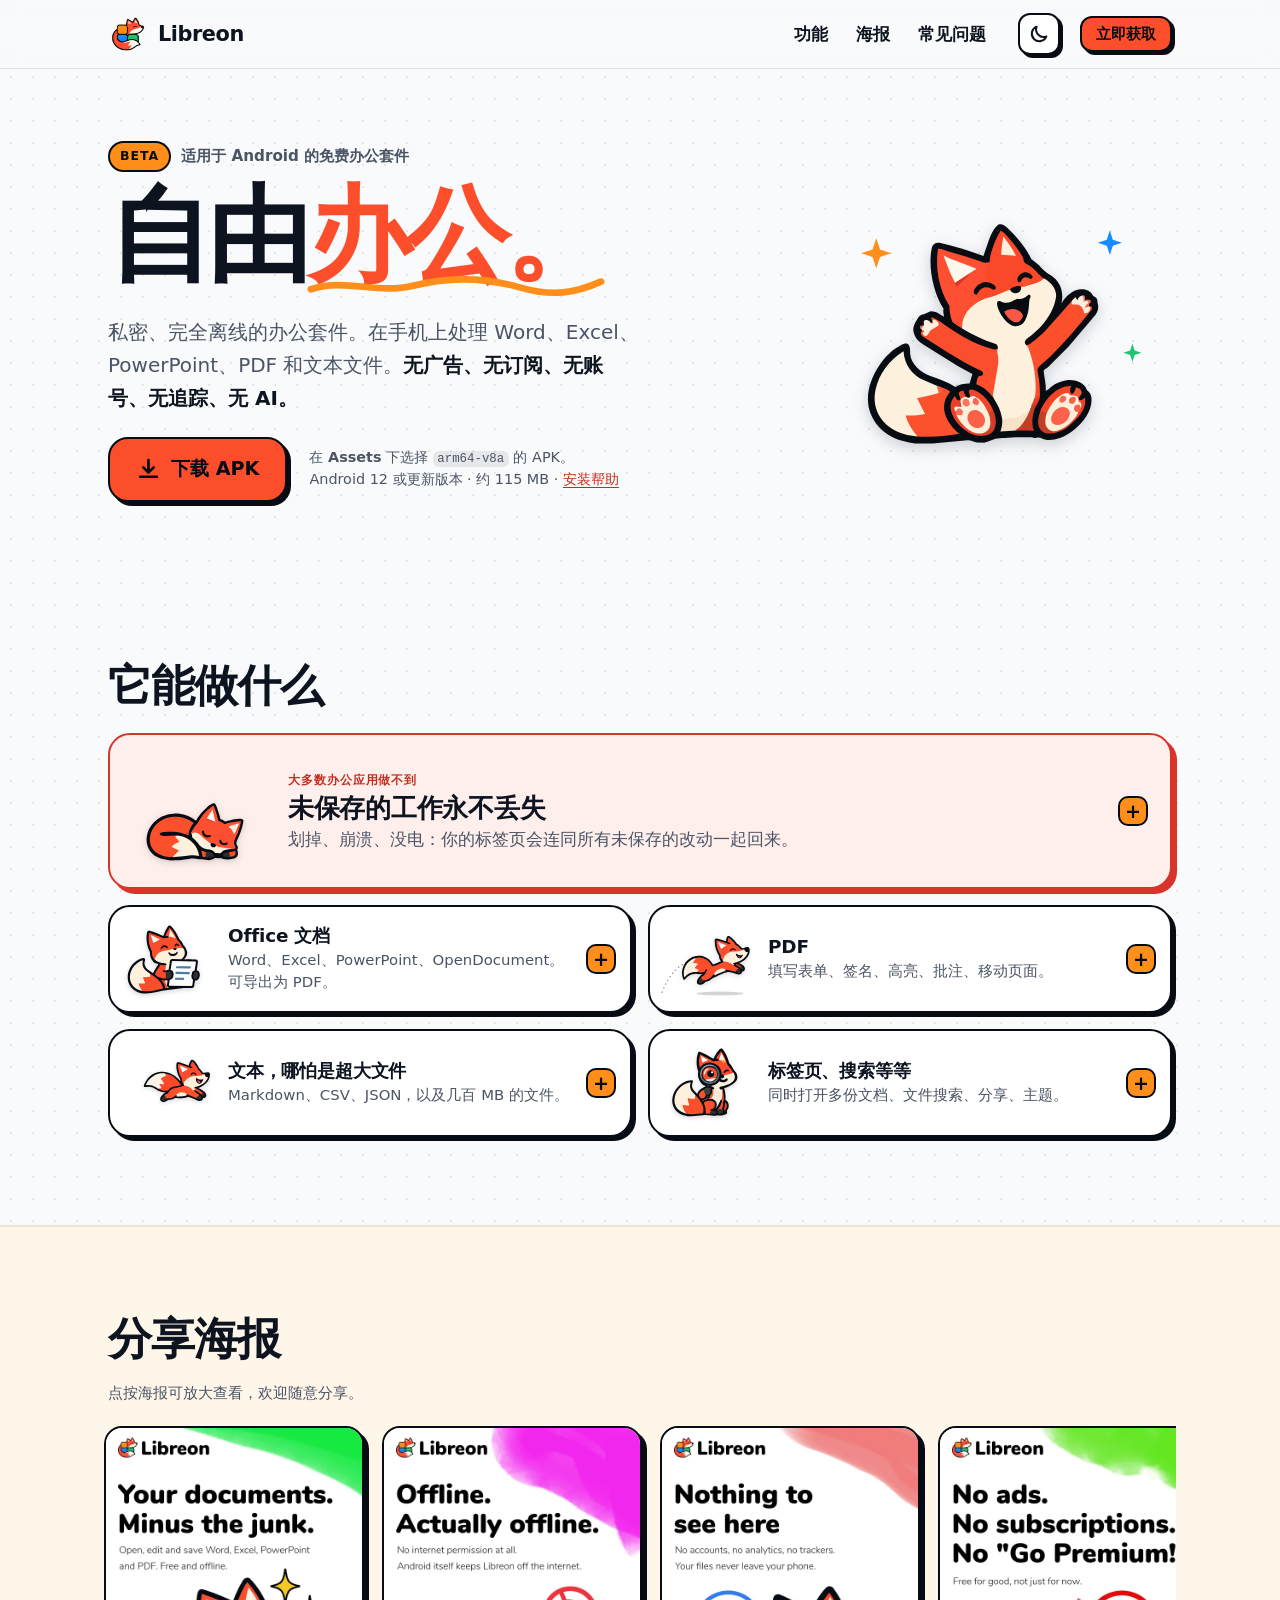
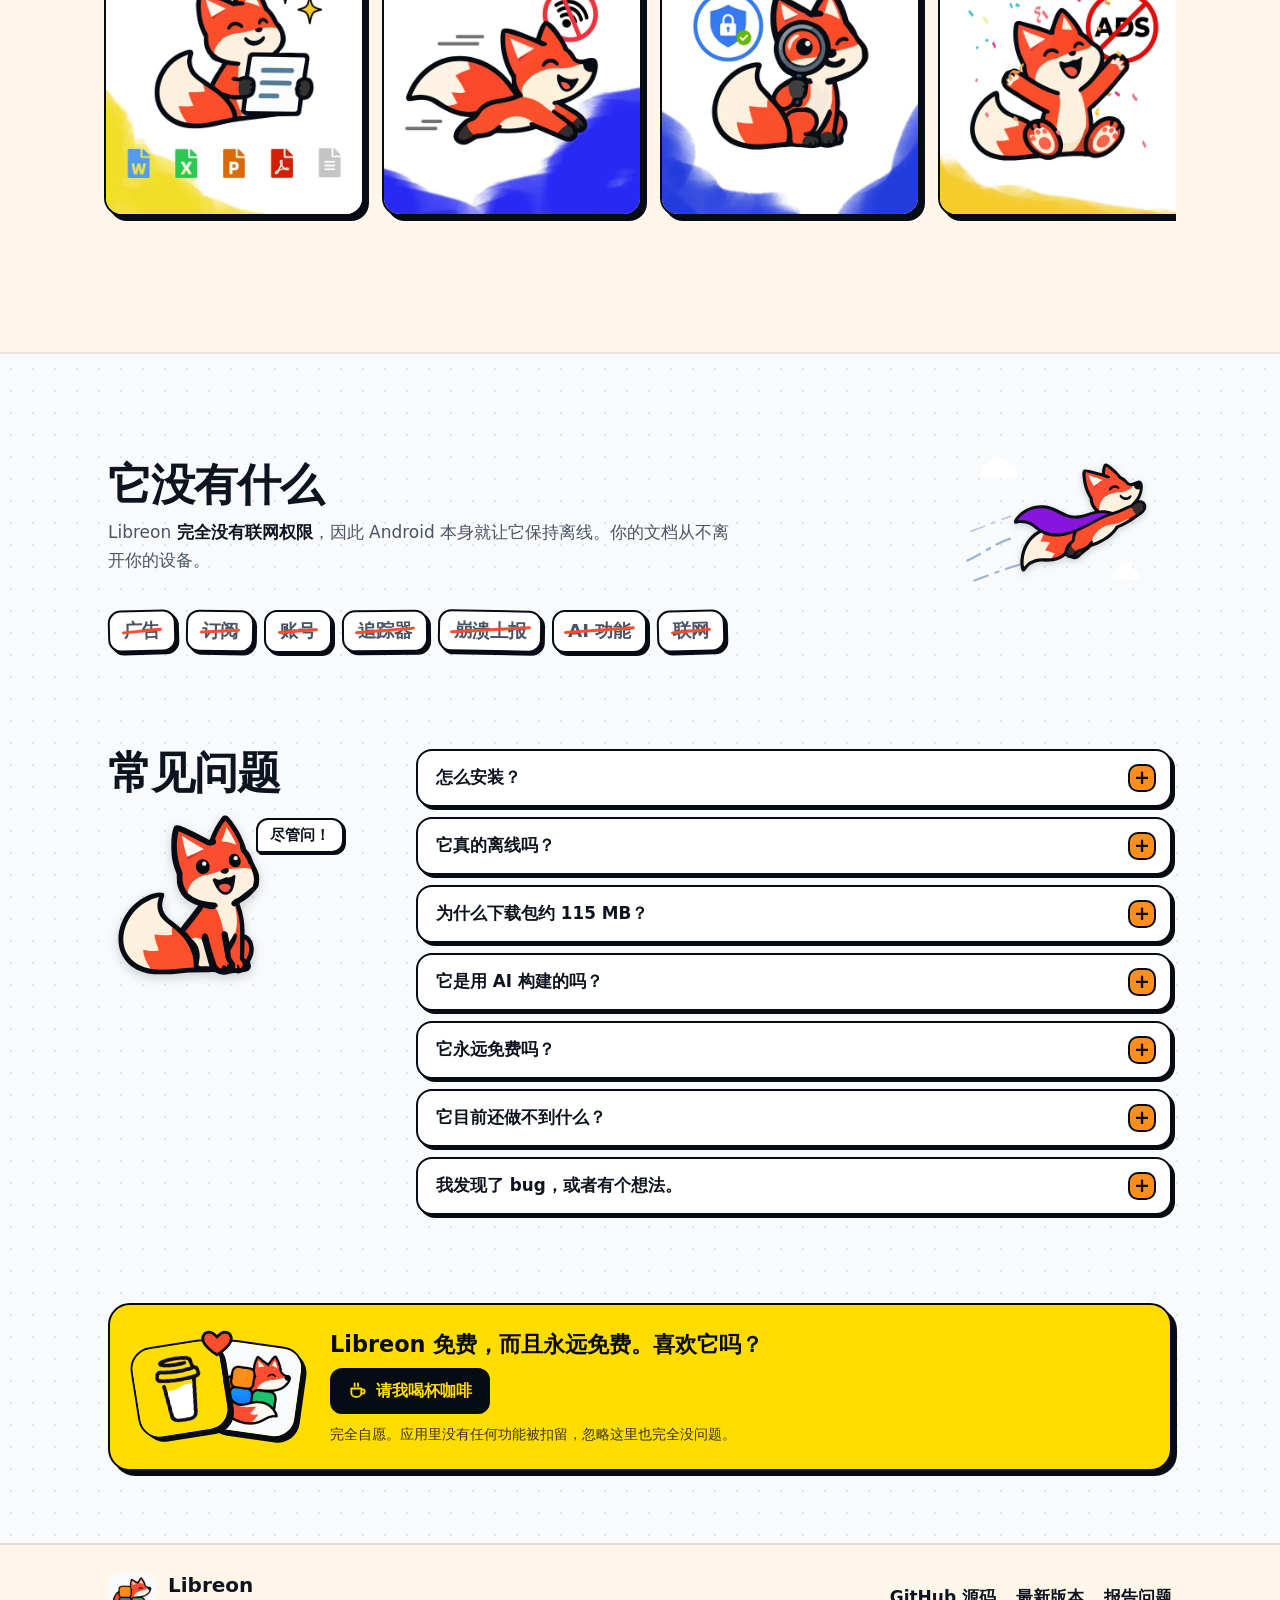
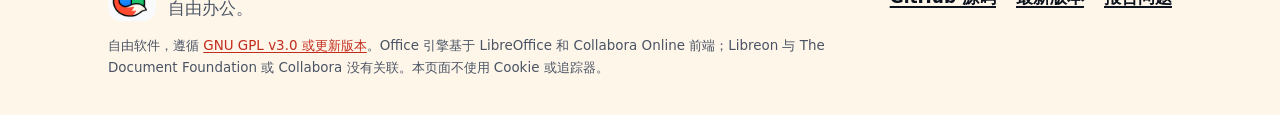
<file: site/index.html>
<!doctype html>
<html lang="zh-CN">
<head>
<meta charset="utf-8">
<meta name="viewport" content="width=device-width, initial-scale=1">
<title>Libreon：自由办公</title>
<meta name="description" content="Libreon 是一款免费、私密、完全离线的 Android 办公套件。支持 Word、Excel、PowerPoint、PDF 和文本文件，无广告、无订阅、无账号、无追踪、无 AI。">
<meta name="color-scheme" content="light dark">
<meta name="theme-color" content="#F8FAFC" media="(prefers-color-scheme: light)">
<meta name="theme-color" content="#0D121A" media="(prefers-color-scheme: dark)">
<meta property="og:title" content="Libreon：自由办公">
<meta property="og:description" content="免费、私密、完全离线的 Android 办公套件。无广告、无订阅、无追踪、无 AI。">
<meta property="og:type" content="website">
<meta property="og:url" content="https://xu-12-song.github.io/Libreon-chinese/">
<link rel="canonical" href="https://xu-12-song.github.io/Libreon-chinese/">
<link rel="icon" type="image/png" href="assets/libreon-icon.png">
<link rel="apple-touch-icon" href="assets/libreon-icon.png">
<link rel="stylesheet" href="styles.css">
<script>
  // Before the first paint: a theme the visitor picked earlier (kept only in this browser).
  document.documentElement.classList.add('js');
  try { var t = localStorage.getItem('libreon-theme'); if (t === 'light' || t === 'dark') document.documentElement.dataset.theme = t; } catch (e) {}
</script>
<script src="main.js" defer></script>
</head>
<body>
<a class="skip" href="#main">跳到正文</a>

<header class="topbar">
  <div class="wrap topbar__inner">
    <a class="brand" href="#top" aria-label="Libreon，返回顶部">
      <img src="assets/libreon-icon.png" alt="" width="40" height="40">
      <span>Libreon</span>
    </a>
    <nav aria-label="页面栏目">
      <ul class="nav">
        <li><a href="#features">功能</a></li>
        <li><a href="#posters">海报</a></li>
        <li><a href="#faq">常见问题</a></li>
      </ul>
    </nav>
    <button class="theme-toggle" type="button" aria-label="切换到浅色模式" title="浅色或深色">
      <svg class="theme-toggle__sun" viewBox="0 0 24 24" aria-hidden="true"><circle cx="12" cy="12" r="4.2"/><path d="M12 2.5v2.2M12 19.3v2.2M4.6 4.6l1.6 1.6M17.8 17.8l1.6 1.6M2.5 12h2.2M19.3 12h2.2M4.6 19.4l1.6-1.6M17.8 6.2l1.6-1.6"/></svg>
      <svg class="theme-toggle__moon" viewBox="0 0 24 24" aria-hidden="true"><path d="M20 14.6A8.2 8.2 0 0 1 9.4 4a8.2 8.2 0 1 0 10.6 10.6z"/></svg>
    </button>
    <a class="btn btn--small js-get" href="#download">立即获取</a>
  </div>
</header>

<main id="main">

<!-- ============ HERO + DOWNLOAD ============ -->
<section class="hero" id="top" aria-labelledby="hero-title">
  <div class="wrap hero__grid">
    <div class="hero__copy">
      <p class="eyebrow"><span class="chip chip--beta">Beta</span> 适用于 Android 的免费办公套件</p>
      <h1 id="hero-title" class="hero__title">自由<span class="squiggle">办公。<svg viewBox="0 0 300 24" aria-hidden="true" preserveAspectRatio="none"><path d="M4 16 C 40 4, 70 22, 108 12 S 180 4, 214 14 S 270 20, 296 8"/></svg></span></h1>
      <p class="hero__lede">私密、完全离线的办公套件。在手机上处理 Word、Excel、PowerPoint、PDF 和文本文件。<strong>无广告、无订阅、无账号、无追踪、无 AI。</strong></p>
      <div class="hero__cta">
        <a class="btn btn--big" id="download" href="https://github.com/XU-12-song/Libreon-chinese/releases/latest">
          <svg class="btn__icon" viewBox="0 0 24 24" aria-hidden="true"><path d="M12 3v12m0 0-5-5m5 5 5-5M4 19h16"/></svg>
          下载 APK
        </a>
        <p class="hero__fine">在 <b>Assets</b> 下选择 <code>arm64-v8a</code> 的 APK。<br>Android 12 或更新版本 · 约 115&nbsp;MB · <a href="#faq-install">安装帮助</a></p>
      </div>
    </div>

    <div class="hero__art scene">
      <svg class="fox fox--yaay" viewBox="-50 -60 472 420" role="img" aria-labelledby="t-yaay">
        <title id="t-yaay">Libreon 的狐狸举起双臂欢呼</title>
        <g class="flair" aria-hidden="true">
          <path class="spark spark--1" d="M30 40l5 15 15 5-15 5-5 15-5-15-15-5 15-5z"/>
          <path class="spark spark--2" d="M340 30l4 12 12 4-12 4-4 12-4-12-12-4 12-4z"/>
          <path class="spark spark--3" d="M370 180l3 9 9 3-9 3-3 9-3-9-9-3 9-3z"/>
        </g>
        <g class="bounce"><g class="fox-art"><path fill="#070c13" d="M173.96,311.47l-10.14-.12c-3.68-.79-8.65-3.48-12.87-3.08l-46.07,4.39-18.89.09c-5.54.03-10.95-1.39-16.38-2.51-13.74-2.82-26.74-9.25-36.06-19.62-21.82-24.27-17.19-55.35.41-81.63,7.71-11.52,17.42-20.92,29.68-27.37,2.67-1.41,6.78-2.98,9.02-.33,2.92,3.45,2.05,8.46,2.38,12.76,1,12.97,14.03,24.45,26.79,29.02,11.53,4.13,22.64,7.63,33.21,14.5,5.93-3.73,11.97-4.74,18.81-4.59l3.8-12.77-18.97-10.15-44.67-27.86c-7.06-4.4-12.13-8.85-14.33-17.03-1.53-5.69.4-10.16,3.32-15.18,2.46-4.24,3.98-8.22,10.12-9.07l9.04-3.73c6.85-.36,11.78,3.99,17.84,7.3-.31-3.99-1.71-6.96-.65-10.83-13.9-21.37-20.96-56.63-15.56-80.8,1.28-5.73,6.15-7.51,11.55-6.23,19.52,4.65,38.32,10.33,56.88,17.22l5.8-16.93c2.79-8.15,6.14-17.3,12.29-23.45,4.52-4.52,10.55-.14,13.94,3.15,12.69,12.3,23.64,24.92,31.53,41.2l10.31,8.1c4.24,5.81,9.45,9.54,15.53,13.41,12.44,7.93,17.7,22.04,14.15,37.11,6.6-9.45,13.81-17.21,25.08-18.45,7.47-.82,14.03,2.11,17.2,8.82,3.84,1.32,6.03,4.37,5.57,8.47,1.88,5.3,1.11,12.06-2.82,16.71l-30.1,35.66-5.67,6.42-26.9,27.13c-1.61,1.63-5.88,3.08-5.92,5.68,1.04,8.83,3.34,17.08,2.77,26.14l4.16-2.85c6.4-6.61,14.56-10.06,23.52-11.61,9.79-1.7,23.03,3.24,25.88,10.62.95,2.45,1.58,3.08,3.46,4.85,6.75,6.41,3.63,22.36-3.34,32.74-11.62,17.31-32.92,33.46-53.57,30.83-3.89-.5-7.66-3.56-12.11-2.62-3.14.66-6.11-.84-9.06-.82l-18.96.1-15.03.99c-3.67.24-8.29.17-11.72,1.16-5.07,1.47-9.34,4-14.28,5.02Z"/><g><path fill="#7d7f82" d="M173.96,311.47c-3.81.79-6.66.63-10.14-.12l10.14.12Z"/><path fill="#fdf0dd" d="M110.34,235.9c3.13,1.12,5.44,7.62,2.61,9.65l-1.61,1.88c-7.83,2.68-15.79,5.01-23.9,6.97l8.46,16.78.05,3.01c-7.47,2.89-15.54,3.98-24.2,3.25,2.55,8.42,7.57,15.76,12.94,22.62l-.09,3.13c-12.25-.92-23.94-3.85-34.27-10.45-17.62-11.26-25.92-31.12-21.24-51.81,4.75-21.01,18.15-39.29,37.11-50.84,1.14,17.92,11.13,31.34,26.5,38.27l17.64,7.54Z"/><path fill="#fc4d2c" d="M191.05,186.9c3.33,7.44,3.74,15.83,2.21,24.27l-5.55,30.67c-.78,4.32-1.38,8.41-.93,12.45-5.76-9.02-13.33-16.34-23.95-20.28.46-3.66.79-8.55,3.37-10.8,1.24-.65,4.64.24,5.38-2.19.45-1.49.37-3.58-1.99-4.7-15.63-7.42-30.26-15.69-44.95-24.96l-32.44-20.47c-1.46-.92-2.95-2.96-3.14-4.39-.17-1.24,1.76-2.98,1.9-4.53,2.71-3.35,6.14,1.57,3.14,4.89,1.42,1.94,3.73-.06,6.94-6,10.01-4.5,12.13-7.97,6.37-10.4.27,5.37-6.69,6.99-5.53,1.57.79.29,2.06-.01,2.16-.6.43-2.41-1.57-4.77-1.04-5.79,1.27-2.42,15.2,7.37,22.04,12.29s14.1,9.12,21.55,13.51c12.23,7.21,25.01,12.48,38.78,16.16,2.09.56,4.11-.12,5.67-.7Z"/><path fill="#fc4f2c" d="M314.08,130.89c.82.02,1.75.14,1.9.71s.43,2.65-.14,3.36c-17.43,21.52-34.99,42.49-54.7,62.02l-13.27,11.81c-3.09,2.75-4.76,4.64-3.67,9.03,2.52,10.05,2.92,20.32,3.02,30.1-.32,3.18-1.09,5.89-2.32,8.11-2.22-1.02-4.54-1.33-6.97-.92,3.65-19.23,1.19-39.05-4.87-58.08-1.69-5.32-3.09-10.06-4.29-15.06,1.86-.12,3.76-.49,5.48-1.76,8.21-6.05,16.25-12.17,22.85-20.1,7.35-8.83,14.98-16.81,22.5-25.48l10.27-11.85c1.29.59,1.85,1.71,1.7,3.35,8.39-.85,14.21,3.3,16.01,11.41,2.81-.16,4.38-2.05,4.72-5.68l1.77-.98Z"/><path fill="#fd502d" d="M84.6,303.19c-6.48-8.19-12.82-16.82-15.52-27.76,8.99.07,17.12.14,25.67-2.08l-10.56-20.93c10.15-2.14,19.51-4,28.75-6.87,1.12-1.92,2.39-4.07,3.81-6.46l2.34-.1c3.07,1.35,6.22,2.37,9.15,4.78-16.32,17.8-6.35,40.7,12.1,55.9-19.14,3.19-35.89,5.02-55.74,3.53Z"/><path fill="#f6e2c7" d="M233.94,267.98c1.53,1.39,1.45,3.28-.22,5.68-3.96,9.59-11.31,22.48-22.95,21.98l-15.98.98c2.43-6.77,2.97-12.66,1.96-18.56,3.01.24,6.1.13,9.34-1.11,7.62,1.03,14.48-1.87,20.5-6.39,2.34-1.75,4.59-3.13,7.35-2.59Z"/><path fill="#f44426" d="M290.85,246.37c5.69.56-.47,3.17-3.95,1.69-3.59-.21-7.22-.21-10.91.01-6.56,6.87-12.12,14.5-16.7,22.88l-2.77,1.13c-2.06,1.81-7.92.76-9.02-1.78,6.25-16.62,22.6-34.64,41.37-33.94-2.21,4.18-2.28,7.69.33,10.37.34.35,1.57-.23,1.65-.37Z"/><path fill="#c43c26" d="M243.5,260.03c-5.58,8.48-8.71,25.03-4.01,35.59-10.47.05-19.45-.44-28.72.02,10.05-.62,18.95-16.7,23.17-27.66l1.97-5.12c1.65-2.63,5.03-5.68,7.59-2.83Z"/><path fill="#eb3f27" d="M142.07,254.06c1.29.66,1.72,2.3,1.27,4.92,1.74,3.23,1.75,5.42.03,6.59-2.54-.72-5.11-.74-7.71-.08.51,1.75.29,3.29-.66,4.63,2.66-.54,4.06,3.06,1.74,4.16l.17,1.86,2.5.48c6.05,10.43,16.05,21.1,28.94,20.78l1.74,1.81-.13,1.4c-2.93.85-6.03,1.09-9.3.72-21.57-6.98-42.47-35.51-26.28-51.86,1.36,2.56,2.04,4.53,3.4,5.42s3.15.1,4.27-.81Z"/><path fill="#f04529" d="M185.26,268.86c-.05,2.36-3.36,4.88-5.64,5.51l-2.63-1.08c-3.37-7.94-8.36-15.11-13.77-21.62l-4.86-.25c-1.6.83-2.97.75-4.12-.25.65-4.28-2.48-7.36-.9-9.31,2.3-2.84,11.4,1.05,17.94,6.85s10.68,12.69,13.98,20.15Z"/><path fill="#c23e28" d="M256.52,272.08l1.29,2.09c-2.22,7.55-3.11,17.16,5.95,19.9l.4,2.18c2.08.21,3.42.86,4.03,1.95-5.31,1.39-11.87,2.27-17.18-1.26-7.99-5.31-7.19-16.83-3.51-26.63,3.03-.19,5.88.3,9.02,1.78Z"/><path fill="#fcf0e0" d="M90.97,161.97c-3.24-2.89-1.61-4.89,2.11-5.89.61-1.36-.19-3.11-.07-5.08.14-2.27,3.32-2.54,5.09-1.91,1.26.45,2.97,1.22,3.77,2.93.49,1.04,1.95,1.68,2.69,1.22,1.13-.71.79-3.23.4-4.46,1.76-1.05,4.3-.02,5.55,1.25,1.41,1.43,3.46,4.05,1.72,6.22l-9.36,5.71c-2.73,1.67-3.24,6.89-7.14,7.9-1.95.5-3.88-2.27-4.52-4.35l2.75-1.03c-.91-1.73-1.98-2.06-3.01-2.51Z"/><path fill="#d23d27" d="M185.26,268.86c3.3,7.45,5.07,15.87,1.75,24.25-3.55,8.96-16.38,11.43-26.33,8.21l9.43-2.11.68-2.22c9.41-2.65,9.95-12.29,7.47-20.5l1.36-2.12c.55-2.75,2.67-4.9,5.64-5.51Z"/><path fill="#faecdf" d="M301.77,116.72c3.25-.87,4.89.8,4.91,5.01.62.94,1.59,1.16,2.93.67,3.87,0,4.35,2.38,1.44,7.1l2.02,1.36,1.01.03c.06,2.09-.29,4.26-1.46,6.19s-3.78,2.85-6.7,2.47c-.62-4.66-3.23-9.82-8.26-11.04-2.66-.65-5.64.19-8.13-.88-.41-2.11.08-3.33.35-4.85l4.27-4.15c1.24,1.05,1.67,2.3,2.6,3.84,1.48-3.51,2.57-4.84,5.02-5.75Z"/><path fill="#ee422a" d="M268.2,298.19c-1.78.2-3.06-1.2-4.03-1.95l1.41-2.03c11.62-1.4,21.55-9.75,28.09-19.07l2.46-.18c-1.96-2.04-.71-3.71,1.81-4.21.67-2.86,1.92-4.65,3.75-5.37l-.43-3.59c-1.64-1.69-1.77-2.99-.39-3.9-.96-.91-1.07-1.83.05-2.77,2.37-.13,4-1.75,6.12-3.56,2.93,15.58-9.57,27.76-20.98,37.42-5.51,4.67-11.37,7.49-17.88,9.19Z"/><path fill="#fdf6e9" d="M163.22,251.66c-.05.81-.41.92-1.05.39-1.24,1.72-1.97,3.57-2.17,5.57l-1.8,1.48c-.75,2.05-2.11,3.29-4.26,2.01l-1.89-1.15c-.16-7.6-9.02-4.74-4.12.8l-.08,2.35c3.38,1.39.69,6.95-2.67,7.02-1.53.25-3.19-.5-4.99-2.25-1.77,2.31-3.49,3.07-5.17,2.26-.66-2.09-3.1-5.41.51-6.7l7.77.64c-.92-3.84-1.59-6.78-1.21-9.99-.6-4.26,5.2-6.5,7.85-2.92,1.61.5,2.72,1.3,4.32,0,1.28-1.03,3.33-1.91,4.81-1.74,1.8.21,2.86,1.43,4.16,2.24Z"/><path fill="#f35335" d="M300.93,255.13c.4.11.85.94.81,1.35-.05.49-.42,1.11-.86,1.42-1.66,2.67-2.92,1.28-4.28-1.05.5-4.35-1-6.71-4.5-7.1-4.65,1.02-6.38.46-5.2-1.69l4.78-.2c-.09-.86-.49-1.18-.83-1.49,2.3-1.7,3.39-4.32,3.95-7.96,3.16-.19,7.15,2.18,7.87,5.76.71,3.55-5.1,7.03-3.5,9.98.27.51,1.11.81,1.77.98Z"/><path fill="#ed452b" d="M149.93,251.15c-2.87-.89-5.71,1.19-7.85,2.92l-2.74-7.95c.23-2.74,3.96-3.85,6.42-3.68.44,3.53,2.39,5.94,4.18,8.71Z"/><path fill="#e93a22" d="M247.22,247.92c.05,5.04-1.01,8-3.71,12.1-2.86.46-4.63,2.82-7.59,2.83l2.02-7.75c.66-1.57,2.19-2.42,3.55-2.24"/><path fill="#f16647" d="M313.07,130.86c-1.72.65-3.68,1.63-6,1.15.73-2.96,2.84-4.2,4.73-6.29.18-1.02-1.59-2.46-2.55-2.49-1.26-.04-2.3.43-3.98,1.61l-.21-6.96c-.03-1.07-2.55-1.26-3.3-1.17,1.26-.47,3.14-1.51,4.42-.24,1.2,1.19.97,3.22.91,5.87,3.11-1.62,8.06-.99,7.96,2.53-.03.91-2.7,2.02-2.82,2.86-.13.97.15,2.29.84,3.13Z"/><path fill="#f56243" d="M119.1,238.99l-2.91,5.25c-.71,1.29-2.37,1.03-3.25,1.31l-2.61-9.65c3.37.39,6.07,1.91,8.76,3.09Z"/><path fill="#eb6944" d="M93.09,156.08c-.47,1.05-1.22,1.74-2.24,2.61-1.22,1.04.08,2.55.13,3.28-1.15-.51-2.15-1.23-2.65-2.04-.71-1.14-.23-3.15.68-3.51,1.41-.56,2.68-.49,4.09-.35Z"/><path fill="#fdf0d8" d="M277.18,249.17c.39.76.53,1.62.03,2.34-3.03,4.39-3.23,7.18,2.32,3.07l2.26.39c1.19-1.12,2.76-1.45,4.32-.93,1.34.53,1.96,1.7,1.87,3.5,1.38.36,2.27,1.18,2.66,2.45,4.13,1.73-1.35,10.44-4.83,8.37l-2.2.39c-5.93-6.11-14.74-.79-18,5.72-8.72,17.4,18.5,12.9,19.19-.74l2.13-.92c.27-6.39,3.18-7.74,6.66-1.88,2.81.92,3.66,2.26,2.53,4.03-5.73,9.81-20.06,21.51-31.96,21.27-4.63-1.07-9.38-4.69-9.68-10.77-.22-4.41.22-9.58,2.03-13.4,4.49-9.47,10.45-18.69,19.47-24.01,1.56-.47,2.11-.32,1.19,1.1Z"/><path fill="#fdf4e9" d="M286.9,248.06c.77,2.05,5.28-.57,8.78,1.64s1.29,8.63,5.2,8.2c1.71,2.42,1.64,4.77.81,7.49-1.43.41-2.51-.45-3.24-2.59-6.12.83-4.22,5.45-.51,7.96.12,1.75-1.02,2.87-1.81,4.21l-6.27-6.39c-1.92.77-2.12,2.65-2.93,4.23-2.57-.58-3.16-2.76-1.12-4.45,3.44-1.86,4.63-4.79,4.83-8.37l-.28-1.32c5.49-6.95,1.77-6.63-4.26-4.63-.4.75-1.2,1.3-1.49,3.01l-2.82-2.08c-1.31-2.18-2.84-4.12-4.61-5.8-.38-.04-.95-.72-1.19-1.1,4.98-2.94,9.54-3.67,10.91-.01Z"/><path fill="#fb6248" d="M301.69,265.39c-.69,2.27-.24,5.9-3.75,5.37-1.98.35-4.18-.12-4.95-2.16-.6-1.58-.77-3.51.35-5.29,1.17-1.87,3.76-2.98,5.92-2.3,1.31.41,1.95,2.68,2.44,4.38Z"/><g><path fill="#fdf0dd" d="M253.35,93.87c8.45,4.57,16.86,14.02,15.18,25-1.97,12.95-8.74,24.89-16.79,34.74-6.54,8-13.98,14.01-21.99,20.09-1.38,1.05-1.96,2.67-2.45,3.96-.68,1.77,1.16,3.01,1.47,4.31l2.68,2.47c7.06,17.5,11.49,42.68,9.77,61.5-.36,3.93-.27,4.26-2.51,9.45-1.24,4.5-1.69,3.2-2.8,7.47-.88,3.79-.59,1.77-1.97,5.12-7.96,5.86-17.02,12.48-27.64,10.93-4.67,2.1-7.85,1.82-9.55-.84-1.47-8.55-5.32-16.5-9.97-23.78l-2.04-5.8,7.16-42.09-.02-8.62c-1.33-4.06-1.61-7.69-.83-10.87.82-2.61.05-5.89-3.19-6.82-15.79-4.58-30.25-11.63-43.88-19.99-3.81-3.85-1.02-11.78,1-16.49s5.03-8.87,8.61-12.46c4.1-4.12,10.71-10.06,16.58-8.96l1.27-2.71c11.82-3.16,22.94-7.71,33.98-12.57l2.1,1.29c4.73,3.32,10.99,6.03,12.96-1.61l1.78-1.76c-.04-2.99,3.39-3.18,4.73-.72-.09-3.16.92-2.93,2.89-.83,1.11-1.14,2.46-2.14,4.05-2.99,6.38-1.15,11.77-3.65,16.19-7.51l3.22,1.09Z"/><g><path fill="#060b12" d="M207.19,154.16c-11.32-7.5-18.91-25.81-16.37-29.77.61-.95,2.86-1.38,3.97-.73,8.69,5.03,15.04.15,22.55-3.17,12.11,1.83,14.13-8.42,16.67-4.99.46.62,1.19,1.8.5,3.1-3.24,6.05.26,17.8-7.01,30.78-4.2,7.49-12.75,9.8-20.31,4.79Z"/><path fill="#f85946" d="M221.02,149.62c-6.34,6.08-16.15-1.53-21.26-11.92,7.38-5.12,18.39-5.03,23.96,2.71,2.36,3.28-.66,7.26-2.7,9.21Z"/></g><path fill="#090e14" d="M222.14,104.44c.95,3.81-1.39,7.3-5.42,8.47-3.26.95-8.29-.45-9.32-5.1,3.23-3.62,9.78-8.5,14.74-3.37Z"/></g><path fill="#fc624b" d="M285.82,268.36c.69,1.04,1.24,3.07,1.12,4.45-.84,9.72-10.78,17.21-20.39,14.59-3.7-1.01-4.97-5.86-4.3-9.21,1.34-6.68,6.33-12.27,12.87-13.84,4.24-1.02,8.41.54,10.71,4.01Z"/><path fill="#fb6449" d="M290.65,260c-1.21.13-3.42-.04-4.14-1.06-1.06-1.51-.71-3.46-.39-4.9.9-1.69,2.21-2.9,3.61-3.22,1.91-.42,3.86-.09,5.15,1.47.77,3.37-1.31,6.52-4.22,7.7Z"/><path fill="#fc6955" d="M281.79,254.97c-1.43,1.93-4.34,4.54-6.97,3.29-1.96-.93-2.12-3.44-1.45-5.22.56-1.5,2.06-2.9,3.8-3.88,1.44-.06,3.43.14,4.23,1.02,1.15,1.27,1.23,3.64.38,4.78Z"/><g><path fill="#fe4f32" d="M180.24,71.92c1.45,2.15.37,4.7-3.24,7.63,2.26,4.27,1.28,8.71-1.74,12.3,4.7,1.84,9.11,6.54,1.61,6.57-.59,1.64-2.1,2.45-4.52,2.44-4.12.58-13.94,8.78-9.81,11.99l.64,2.24c.43-.24.86-.44,1.3-.5,1-.12,5.3,6.04,5.7,7.6-15.6,7.24-26.99,20.38-26.2,37.9-4.17-2.55-8.55-5.15-12.62-8.4-3.16-7.02-4.16-13.89-4.24-21.61-14.1-22.76-19.08-49.55-15.2-76.01,4.58-.23,8,1.79,11.97,2.98,16.74,5.02,33.07,9.48,49.41,15.73l6.94-.86Z"/><path fill="#fef7ec" d="M153.93,86.74l-17,13.36-2.29-.9c-6.29-11.62-10.67-23.86-15.36-36.29,4.88,2.56,8.62,4.23,13,5.91l30.82,11.82-9.17,6.1Z"/><path fill="#d9352b" d="M134.64,99.2l19.29-12.46c-1.25,3.93-5.13,6.01-8.08,9.05l-7.5,7.74c-1.36,1.4-4.66-2.64-3.72-4.33Z"/></g><g><path fill="#fdf0da" d="M179.62,274.37c1.4,3.4,1.94,7.6,1.83,11.58-.21,7.34-5.11,11.99-11.34,13.26-13.59,2.16-27.02-10.86-33.19-23.07-1.83-3.83-.14-4.66,5.09-2.48.85-1.69,1.9-2.87,3.17-3.54.79-2.33,2.65-4.42,2.67-7.02,1.24-1.72,4.09-3.18,6.1-2,1.18-1.13,2.82-3.06,4.26-2.01l1.98-1.03c4.02,4.47,5.94-1.21,1.89-3.47l.1-2.54,1.05-.39c8.02,5.01,12.81,13.96,16.4,22.71Z"/><path fill="#fd6f53" d="M136.38,274.79l-1.17-3.97c-.22-.71.55-1.61,1.05-2.16l2.42-2.68c3.28-.91,4.91,2.12,6.27,4.07-.49,1.45.33,3.93-1.57,5"/><path fill="#fc6753" d="M162.17,252.05c2.41,2.19,4.59,2.95,4.04,6.4-.25,1.59-1.55,3.92-4.22,3.4l-3.79-2.76c-.28-1.36-.43-3.44.3-4.93.54-1.09,2.21-1.83,3.67-2.12Z"/><path fill="#fc6048" d="M173.02,287.46c-2.44,4.58-7.78,5.01-11.89,4.07s-7.44-4.03-9.2-8.48c-1.49-3.77-1.17-8.14,1.27-11.28s6.82-4.55,11.33-3.1c7.34,2.37,12.46,11.36,8.5,18.79Z"/></g><g><path fill="#fa4928" d="M222.27,104.83c-2.53-3.64-13.81.73-14.74,3.37l-18.42,7.77c-6.42,2.71-13.01,3.47-18.93,6.22-3.74-.32-5.07-4.75-7-7.11-2.46-2.12,2.31-7.28,4.44-8.94,4.95-3.87,8.91-3.36,14.48-1.72,7.47,4.7,5.46.17-.4-2.81-2.48-.33-4.09-1.4-4.84-3.19.65-.21,1.76-.48,1.99-1.03,1.13-2.71-5.89-2.38-5.82-6.05,3.5-3.94,4.53-7.58,1.23-12.49,2.8-2.2,4.82-4.32,5.97-6.94.84-1.94.23-4.43.81-6.86,2.96-12.45,7.67-23.97,14.07-35.01,4.86,2.93,8.15,6.9,11.78,11.07,6.65,7.64,12.87,15.21,17.68,24.31,1.09,2.06.74,6.48,3.16,7.78,15.81,8.46,16.89,15.94,25.62,20.67-2.27-.29-3.15,1.93-4.59,2.86-5.88,3.78-12.67,4.78-18.87,6.56-3.44-.15-3.03-1.8,1.23-4.96.8-1.78,1.85-3.17,3.15-4.17.03-1.03.46-1.89,1.3-2.55-4.39-8.83-20.86-1.41-14.57,6.64,2.2-2.84,10.09,3.34,6,5.88l-4.73.72"/><path fill="#fa5533" d="M234.27,94.15c1.1,3.47-2.59,7.13-5.66,8.4.62.61,1.12.69,1.28.73l-2.89.83c.07-1.24-.56-2.35-1.91-3.22l-4.09-2.65c-1.58-4.37,3.69-8.6,8.24-8.42,2.81.11,6,1.27,5.02,4.34Z"/><path fill="#0c0e12" d="M176.87,98.42c6.67.44,14.5,5.63,11.29,9.18-.75.83-2.61,1.54-4.11.35-6.22-4.92-14.55-3.24-18.52,3.65l-2.34,3.48c-.97-.31-2.8-.54-3.37-1.43-2.61-4.07,5.86-15.97,17.05-15.23Z"/><path fill="#fdf0dc" d="M215.41,63.33l-19.55-1.15c.06-8.69,1.59-16.04,2.71-24.4,6.4,8.12,11.54,15.38,16.84,25.55Z"/><path fill="#0d0c10" d="M234.27,94.15c-2.7-2.67-7.6-3.55-10.24-.11-1.1,1.43-1.55,3.35-3.02,4.19-.59.15-1.55.48-2.07.17s-1.49-1.02-1.57-1.87c-.49-4.88,3.27-8.71,7.37-10.44s9.28.16,12.27,3.97c1.02,1.3.44,3.11-.7,3.65-.57.27-1.19.43-2.03.44Z"/></g><path fill="#fc725a" d="M153.94,261.1c-1.75,1.68-3.84,3.22-6.1,2-1.78-.97-3.36-2.94-3.47-4.79-.14-2.42,1.78-5.22,4.48-5.02,4.18.32,5.6,4.53,5.08,7.81Z"/></g></g></g>
        <g class="flair confetti" aria-hidden="true">
          <rect class="cf cf--o" x="60"  y="-30" width="12" height="7" rx="2" style="--d:0s;--x:-30px"/>
          <rect class="cf cf--b" x="120" y="-50" width="10" height="6" rx="2" style="--d:.4s;--x:10px"/>
          <rect class="cf cf--g" x="250" y="-45" width="12" height="7" rx="2" style="--d:.9s;--x:-14px"/>
          <rect class="cf cf--r" x="300" y="-20" width="10" height="6" rx="2" style="--d:.2s;--x:24px"/>
          <circle class="cf cf--b" cx="20"  cy="10"  r="5" style="--d:1.1s;--x:-20px"/>
          <circle class="cf cf--o" cx="350" cy="90"  r="5" style="--d:.6s;--x:18px"/>
          <rect class="cf cf--g" x="0"   y="120" width="10" height="6" rx="2" style="--d:1.4s;--x:-16px"/>
          <rect class="cf cf--o" x="190" y="-58" width="10" height="6" rx="2" style="--d:1.7s;--x:6px"/>
          <circle class="cf cf--r" cx="90" cy="60" r="4" style="--d:.75s;--x:-10px"/>
          <rect class="cf cf--b" x="330" y="140" width="10" height="6" rx="2" style="--d:1.25s;--x:20px"/>
        </g>
      </svg>
    </div>
  </div>
</section>

<!-- ============ FEATURES (each card collapses) ============ -->
<section class="features" id="features" aria-labelledby="features-title">
  <div class="wrap">
    <h2 id="features-title" class="h2" data-reveal>它能做什么</h2>

    <div class="feats">
      <details class="feat feat--recovery" data-reveal>
        <summary>
          <span class="feat__art scene">
            <svg class="fox fox--sleeping" viewBox="0 -70 390 410" aria-hidden="true">
              <g class="fox-art"><path fill="#05070b" d="M224.05,115.68c5.31,3.54,9.93,1.46,8.87,4.03l-2.24,3.98c-21.11,14.33-35.13,34.8-47.15,56.3l-2.24-.67c-3.97-1.41-7.29-.61-8.63-3.27-1.56.4-1.79-.29-.46-1.23.28-2.38,3.3-2.68,6.12-1.51l1.61-7.41c1.22-5.6,5.68-9.87,9.18-14.75,2.54-3.55,4.75-7.03,7.9-10.21l21.32-21.53c1.75-1.77,4.21-2.49,5.72-3.72Z"/><path fill="#fc4f2b" d="M172.2,174.82c.58.42.68.99.46,1.23-6.03,6.12-10.4,14.63-15.12,22.45-2.18,3.62-4.13,6.82-4.62,11.09-1.05,1.22-2.56,1.43-4.53.65l-2.55.27c-2.22,1.66-4.3,2.57-6.25,2.72-35.1-10.71-57.83-1.38-79.56-3.56-1.57-.16-3.59,1.81-3.74,2.89-.75,5.32,12.99,6.6,23.75,5.31,12.46-1.49,24.1-2.24,36.52-1.01l.3,2.15-7.01,4.41c5.89,5.3,10.13,11.31,12.72,18.01-7.14,3.23-14,6.99-20.57,11.28l-4.33,3.91c6.5,3.71,13.2,7.05,20.11,10.01,4.02,2.74,4.75,3.26,1,7.23l-16.74,16.96c.75,1.36,1.08,2.32-.44,3.6-24.52-.52-51.93-4.36-68.61-23.35-21.82-24.84-17.78-61.02,3.12-86.13,18.73-22.51,47.46-34.09,76.87-32.08,21.92,1.5,41.71,9.44,59.22,21.95Z"/><path fill="#fdf0dd" d="M101.6,294.44c-.47-1.17-2.28-3.31-1.14-4.67,6.03-7.18,12.59-12.77,19.45-19.92-9.02-4.24-17.23-7.6-25.38-12.75,7.2-8.3,16.3-12.86,26.62-16.19-3.77-6.83-9.18-11.9-14.48-18.06l9.88-5.98c39.18,3.86,70.63,34.4,74.57,74.48-11.5-2.81-22.56-3.96-34.16-2.38l-31.82,4.33c-8.04,1.04-15.71,1.32-23.54,1.16Z"/><path fill="#fdf0dc" d="M191.74,216.01l1.25-.65c8.07,7.14,16.46,14.13,25.16,20.98l.94,2.74c2.96,2.4,6.36,4.41,9.8,5.98l.81,1.09c-2.51,8.91,8.56,15.33,14.37,8.03l2.08-1.01c14.09,4.16,28.56,5.8,43.6,7.14,5.31.47,10.71,1.49,14.02,4.84-11.58,4.41-28.71.46-39.6,14.93-7.92,1.51-15.04,1.32-22.58-.75-3.15-4.37-7.46-7.55-12.74-9.07-6.9-3.18-14.39-2.12-21.64-4.78-6.03-2.21-14.11-6.18-18.16-11.33-7.97-10.14-14.33-20.59-25.34-27.76-.94-5.6-3.05-10.44-2.43-15.8,6.28-4.59,15.4-5.03,22.39-.17l8.08,5.61Z"/><g><path fill="#070c14" d="M115,303.08c-6.94.27-13.93.48-20.97.63-16.49-1.63-33.26-3.52-48.4-11.19-26.58-13.46-40.4-41.36-35.73-70.58,7.17-44.85,46.7-76.19,91.01-77.93,30.43-1.19,52.54,7.03,77.54,24.01l1.49-2.11c.81.07,1.9.48,1.82,1.04-1.07,7.68-2.05,8.2-9.55,7.89l-4.33-.56c-48.12-35.88-128.53-21.47-145.16,40.55-13.65,50.89,30.21,79.26,76.16,77.56l2.78.26,3.85-.15c18.96-1.21,37.71-3.22,56.25-6.03,9.07-.42,18.08.25,27.01,2.01-4.71-35.98-33.52-64.53-69.41-69.26l-3.78-.69-5.27-.1c-12.02-.19-23.93.44-35.75,1.89-5.08.05-15.57.1-19.01-4.1-7.18-8.78,12.76-10.32,18.04-9.56,24-.91,39.92-.43,61.04,5.09l4.97,1.51,2.04-1.3,9.17,3.95c-.6-3.43.1-5.53,2.13-6.29l.8-4.39c2.61-7.01,10.77-25.55,15.75-28.66.96-.6,2.2-2.07,3.29-1.93,2.68-.68,7.91,1.56,8.52,4.7l.11,2.63-7.51,9.42c-3.97,6.65-8.18,13.05-12.63,19.19l1.89,1.57,2.09,13.14c9.91,7.5,18.36,16.7,25.34,27.59,8.33,9.64,21.76,12.38,33.84,13.8,6.9,1.8,14.19,4.73,18.18,11.01,2.77,1.37,17.9,1.93,20.62.71,4.87-7.41,12.75-9.85,20.91-11.69,5.77-1.3,14.02-2.66,19.63-1.58l.43-2.27,6.6-2.5c-9.68-16.31-1.44-33.59,6.83-48.89l2.51-.96c-.43-1.4-.87-2.93-.5-4.4,1.39-5.6,4.42-14.7,6.59-20.1.55-1.36,1.7-2.36,2.82-3.25l-1.73-1.49,1.97-9.18c-18.49.13-36.6,4.6-53.73,10.08-7.29-4.48-14.5-8.77-22.63-11.6-3.97-17.38-9.31-34.27-16.03-50.67-1.52.99-2.56,1.46-3.97-.19-5.87.68-8.83-.67-8.87-4.03,3.96-3.2,9.23-6.98,14.96-7.46,5-.42,6.6,5.12,8.04,8.65,2.51,6.12,4.4,11.63,6.37,17.78,3,9.39,6.33,18.18,7.66,27.99,6.29,1.8,10.83,5.07,16.25,8.31,13.58-4.29,27.23-7.76,41.57-8.91,8.32-.67,15.49-2.07,19.07,1.8,2.93,3.16,1.99,7.4,1.19,11.31-4.19,20.62-10.85,40.05-20.26,58.74-3.14,6.23-4.43,13.8-.4,18.65,3.4,4.09,3.55,10.05.25,14.54,1.98,5.53,3,11.01,2.05,17.04-1.1,6.92-7.45,11.77-14.2,13.55-30.36,7.98-39.21-1.07-40.77-1.12l-24.48-.67c-4.65,5.9-18.46,7.72-24.85,6.7l-18.16-2.9c-3.33-.53-7.25.39-10.98-.15-5.97-.85-21.34-3-30.42-1.68l-28.97,4.21c-4.66.68-8.79,1.05-13.01,1.01Z"/><g><path fill="#2f2f2f" d="M206.45,291.99c2.93-4.53,3.66-9.98,2.19-16.36l1.85-1.51c7.65-.27,14.64.15,21.35,4.03,4.7,2.72,9.48,9.05,5.01,13.73-1.55,1.63-5.98-2.87-5.77-4.91-1.83,1.11-.35,2.98-.26,4,.26,2.74-1.74,3.88-3.36,4.02-2.31.19-3.77-1.28-3.51-3.95.14-1.44-.57-1.87-1.44-2.08-2.25-.55-.61,5.34-2.74,5.55-4.71.46-9.04-1.01-13.31-2.51Z"/><path fill="#2f2f2f" d="M290.25,275.81l2.7.9c1.7,4.61,2.78,9.39,3.22,14.33l-4.41,2.29-11.74-.34c-.19-2.13.32-3.6-.81-5.42l-3.22,5.67c-2.52-.83-5.97-3.41-5.88-6.21.1-3.18,3.11-6.62,5.66-8.2,4.41-2.72,9.56-2.83,14.48-3.02Z"/><path fill="#f94c29" d="M296.17,291.04c-3.83.7-1.45-7.38-5.92-15.23,7.57-.29,14.38-1.67,21.55-4.11,2.59,5.1,2.43,11.66-1.85,15.19-4,3.3-9.29,3.46-13.78,4.15Z"/><path fill="#f9512b" d="M210.49,274.12c1.08,9.57,1.44,19.4-4.03,17.87-1.65-.58-5.72.1-6.58-1.84-.81-7.01-2.33-13.28-4.29-20.48,5.56,1.59,9.83,4.62,14.91,4.44Z"/><path fill="#f6462a" d="M329.04,182.76c-2.01,9.4-5.46,18.45-8.9,27.75.59-3.97-3.74-1.23-7.59-3.65.9-8.75,5.33-18.95,11.14-25.57,1.84.81,3.54,1.43,5.36,1.47Z"/><path fill="#e33d20" d="M152.92,209.6c-.36,3.14.12,5.98.23,9.48l-13.57-5.84c2.9-5.03,8.54-6.31,13.34-3.64Z"/></g></g><g><path fill="#fe4f32" d="M329.04,182.76c-.88,3.2-6.01,1.64-5.36-1.47-.82-.13-1.52-.6-2.09-1.41-1.08-.03-18.26,4.32-20.9,5.15-4.89,1.54-15.31,6.72-4.04,6.83,5.61,4.81,8.87,11.61,11.84,18.22.87-2.54,2.22-3.61,4.06-3.22,3.15-1.98,9.77-1.48,7.59,3.65-4.99,13.47-15.07,28.63-11.54,38.04l4.66,12.44c-2.6,2.38-6.35,2.94-9.48,4.13-15.38-2.89-31.18-5.33-47.39-7.34-4.33-.29-7.74-1.83-10.23-4.64-2.19-1.8-4.46-3.58-6.82-5.34l-4.61-1.28c-2.81.48-4.75-.02-5.82-1.48-5.84-1.06-5.74-2.48-9.8-5.98-.53-2.89.88-5.48,4.23-7.75,7.77-6.29,16.63-10.64,26.58-13.04l-.13-.7c-2.97,1.21-5.55,1-7.74-.65-2.69,3.41-12.03,10.34-13.36,4.15-1.13.04-2-.59-2.61-1.89-13.72,2.99-20.7-2.39-23.26-15.92-2.83.31-3.46,2.99-1.9,8.03l-1.53,1.65c.56,3.64-5.02,3.57-7.64,3.05l-2.43-1.64c-7.78-6.2-16.09-8.75-25.75-2.93l-2.29-.87c.72-6.29,14.54-26.67,20.03-31.25,3.56-2.97,3.81-5.54,5.86-9.35,10.89-20.21,26.9-37.59,45.76-50.26l5.08-2.65c7.49,17,12.28,34.3,16.32,52.37,8.27,2.05,14.75,6.37,21.57,10.9l14.52-4.88c13.92-2.84,27.29-5.64,41.39-5.55l-2.75,12.86Z"/><g><path fill="#fdefdb" d="M323.69,181.29c-3.37,8.88-6.99,17.34-11.14,25.57-1.24,2.46-2.59,4.75-4.67,7.92-2.7-8.35-6.22-14.98-11.92-21.22-4.91-2.47-2.37-1.89-6.83-3.53,7.83-5.87,17.05-7.81,21.81-9.18l13.82-3.97-1.07,4.4Z"/><path fill="#fef6eb" d="M235.8,169.04l-20.37-5.93-.57-2.38c5.85-11.17,12.72-20.85,19.92-31.21,2.69,15.33,6.25,28.71,9.89,42.97-3.74-.98-5.66-2.27-8.86-3.45Z"/><path fill="#fa4b28" d="M228.67,221.08c3.01,2.25,11.11-2.78,13.92-8.62.97,1.76.83,2.9,1.26,3.39,1.45,1.66,4.81-.86,8.23-.31.45,3.6-.97,5.27-3.68,5.81-11.87,2.34-22.47,8.16-29.31,17.73-4.85-2.32-9.16-5.87-13.35-9.83l-14.01-13.24c1.39-2.9,4.94-1.19,7.64-3.05l2.43.49c4.22,8.78,16.68,13.59,24.63,7.36l2.24.28Z"/><path fill="#090b11" d="M228.67,221.08c-.64.88-1.38,2.24-2.78,2.83-10.65,4.53-22.19-.69-26.52-10.96-.98-2.34-1.31-5.69-.94-8.51.3-2.22,2.51-3.24,4.05-3.2,4.99.14,1.57,9.63,8.54,14.41,9.24,6.33,17.12-3.28,17.64,5.44Z"/><path fill="#0a0d13" d="M270.01,243.66c8.49,3.69,13.01-4.1,16.09-.27,1.18,1.46.85,3.47-.89,4.82-5.3,4.1-11.47,5.33-17.96,2.3-4.63-2.16-9.63-6.98-9.84-13.3-.08-2.39,1.52-4,3.17-4.21,5.34-.7,2.07,7.46,9.43,10.67Z"/><path fill="#d73126" d="M244.66,172.76c-4.04.81-22.13-6.38-31.5-6.73-1.02-2.42.17-4.28,1.69-5.3l18.92,7.49c1.05.41,10.64,3.66,10.89,4.54Z"/></g></g><path fill="#080d15" d="M246.15,253.15c.16,2.9-2.26,4.97-5.26,5.71-5.88,1.46-11-1.21-13.02-6.8-.98-2.71-.72-5.12,1.02-7.01,7.39-2.25,16.92,2.08,17.25,8.1Z"/></g>
              <g class="flair">
                <text class="zzz zzz--1" x="292" y="150">z</text>
                <text class="zzz zzz--2" x="292" y="150">z</text>
                <text class="zzz zzz--3" x="292" y="150">Z</text>
              </g>
            </svg>
          </span>
          <span class="feat__head">
            <span class="feat__kicker">大多数办公应用做不到</span>
            <span class="feat__title">未保存的工作永不丢失</span>
            <span class="feat__teaser">划掉、崩溃、没电：你的标签页会连同所有未保存的改动一起回来。</span>
          </span>
        </summary>
        <div class="feat__body">
          <p>大多数办公应用只保留你已经保存的内容。Libreon 会为你正在编辑的每一份文档保留一份私密的恢复副本，在你停止输入几秒后更新，并在你离开应用时再次更新。</p>
          <p>划掉它、让 Android 关掉它、让它崩溃或者让电池耗尽：再次打开 Libreon 时，所有标签页都会连同每一处未保存的改动一起回来，你准备好时再保存。恢复副本留在你的手机里，存在应用内部。</p>
        </div>
      </details>

      <details class="feat feat--office" data-reveal>
        <summary>
          <span class="feat__art scene">
            <svg class="fox fox--document" viewBox="0 0 350 334" aria-hidden="true"><g class="fox-art"><path fill="#060b14" d="M263.44,168.4l-1.05,2.21c-2.93-.78-2.84,2.28-1.35,3.24,1.69,1.09,15.25.41,16.01-4.19,3.7-.06,7.34-.31,10.94-.74,3.38.03,6.58,0,9.07,2.53s3.19,6.26,2.61,10.16l-4.95,33.2c6.92.81,10.28,4.93,11.84,10.78,2.4,9.06.89,18.4-5.01,26.08-3.06,3.98-8.1,5.73-13.84,5.37l-3.67,24.13c-.43,2.83-4.13,6.5-7.15,6.55l-36.77.64-66.51,8.24c-15.67,1.94-30.22,4.65-45.55,8.46-18.78,4.67-37.42,7.24-56.57,5.54-34.27-3.05-62.8-27.68-64.52-62.48-.6-12.09.77-22.93,5.29-33.81,10.46-25.18,31.17-44.76,57.79-51.1,3.62-.86,7.07-.54,8.83,2.27,1.59,2.55,1.27,5.57.05,8.43-2.17,8.05-1.1,15.37.81,23.33,2.94,6.9,8.43,12.59,14.97,17.09l17.73,12.2c3.65-9.02,8.52-16.37,13.87-24.2,1.56-2.29,2.2-4.66,4.39-6.76,1.82-1.75,2.9-4.86,3.59-7.42-2.91-.58-4.59-1.26-6.28-2.21-7.5-2.02-13.46-4.46-17.12-11.97-8.03-7.58-11.47-20.3-10.76-31.87.24-3.99-1.03-5.53-2.58-8.57-7.01-13.78-10.57-29.06-11.76-44.54-.47-6.11-1.18-11.11-.13-17.14,1.5-8.7.59-26.35,12.64-22.92,19.48,5.55,37.99,13.5,56.95,22.09,5.06-13.89,11.06-27.23,19.02-39.63,2.67-4.16,7.8-5.52,12.12-3.69,15.79,15.83,27.32,34.7,35.37,55.59,7.95,7.36,13.92,15.92,17.99,26.01,7.69,6.76,11.92,15.86,14.4,25.64,2.33,9.14.46,17.52-5.26,25-2.09,2.73-4.61,4.52-6.53,8.68,7.49-.09,14.19-.66,21.11-.2Z"/><g><g><path fill="#e8e9ea" d="M79.72,197.23c-3.15-7.41-4.01-15.81-.81-23.33.72,3.15-.85,6.54-.69,9.91.23,4.72,1.99,9.04,1.5,13.42Z"/><path fill="#fdf1de" d="M98.53,227.9c2.69,1.48,6.43,13.28,4.39,14.65-5.01,3.36-24.49,2.6-30.96,1.31l1.5,1.24c2.66,8.05,5.45,16.01,8.36,23.88-1.74,3.82-21.06,2.65-25.57,2.15-.49.23-.85.63-1,1.14-.98,3.34,10.14,21.39,13.3,24.9l.02,3.26c-15.76-2.78-30.04-9.27-40.22-21.77-11.71-14.38-15.17-32.92-10.67-50.9,6.63-26.5,25.9-47.6,52.63-55.72-4.53,14.82-1.03,30.11,9.65,41.01,5.69,5.81,12.18,10,18.57,14.86Z"/><path fill="#fc4e2b" d="M68.58,300.41c-7.29-9.08-13.75-19.26-16.21-31.68,10.1,1.03,18.95,1.7,28.11-.37-4.24-8.6-7.77-16.2-9.55-25.57,10.77.29,20.82.07,30.97-1.35l-3.37-13.55,18.95,12.66c15.76,10.53,35.56,30.19,37.01,49.56l-41.36,9.04c-14.96,3.27-29.64,3.89-44.56,1.26Z"/><path fill="#fc4c2b" d="M166.97,193.14l4.83,20.02c-2.85.7-5.06,2.63-8.64,1.64-2.66-.73-5.88-1.18-8.41-.1-1.59.68-2.53,2.42-2.29,3.42.88,3.72,5.72,3.37,10.33,4.16h5.4c.11,13.62.16,20.42.16,20.42,1.03,2.22,1.19,4.05.46,5.5-4.74.45-9.43.4-14.08-.16-3.83.2-9.66-2.65-13.84-3.48s-5.51-1.11-8.84-3.71l-12.1-9.46c6.55-14.83,15.04-27.56,24.16-40.45,8.07,1.4,15.32,2.16,22.88,2.2Z"/><path fill="#f04729" d="M161.28,256.95c2.23.22,3.62,2.02,4.17,5.4.98,2.09,4.25,10.38,3.69,11.68-.18.43-.57.77-1.01,1.09.27,3.8-6.67,4.08-8.05.89-3.21-7.54-7.52-14.29-13.22-21.07,5.33.89,9.72,2.27,14.42,2Z"/><path fill="#f6e4cb" d="M170.74,274.75c.05,7.42-5.58,4.65-2.62.38l-6.85-18.18,11.95-.71-2.48,18.5Z"/><path fill="#f04729" d="M169.51,278.3"/><path fill="#f04729" d="M170.3,278.3c.62,2.58,1.91,5.72,3.36,8.03l-1.76,1.63-8.58.84c-.38-4.78-1.57-8.87-3.23-12.78,2.73.13,5.53.23,8.05-.89"/><path fill="#e2ceaf" d="M171.89,287.96c-.4-2.95-1.47-5.89-1.34-8.97,1.57,5.16,6.33,7.34,11.75,7.38-3.87,1.69-7.24,1.27-10.41,1.59Z"/><g><path fill="#323131" d="M154.72,248.04l13.36-.14c-3.35-6.12-2.69-16.92-.99-24.76-2.1.09-3.13-.66-4.31-.86,3.59.53,6.68-.93,10.24-2.24,10.67-3.91,20.31,2.71,17.11,5.67-.84.78-9.64,3.3-3.61,3.53,2.65.1,5.07,1.98,4.78,4.21-.2,1.55-2.24,2.82-4.39,3.75,1.23,1.12,2.19,2.3,2.35,3.37.5,3.39-7.03,7.21-10.28,7.4l-21.13,1.19-3.14-1.12Z"/><path fill="#333130" d="M281.29,245.25c-1.2-2.57.94-4.28,2.69-4.73l-3.09-2.98c-1.16-1.12-1.32-3.45.25-4.37l4.93-2.92c-1.61-.69-4.57-2.32-3.75-4.26,1.72-4.06,9.11-6.48,12.49-4.39,6.41,3.95,6.98,10.01,4.98,16.05-1.52,4.58-2.71,9.34-7.53,11.7-3.67,1.8-9.03.08-10.98-4.1Z"/><g><path fill="#030405" d="M287.99,168.93c-2.34,2.24-6.77.28-9.3,1.14.12-.04-2.07,5.86-8.61,5.83l-20.25-.09c2.92-1.6,5.68-.68,9.5-.95-.88-1.42-2.1-4.53-1.11-5.34,1.63-.8,3.82-.98,5.22-1.11,4.1-.37,8.23.37,12.66.41l11.89.12Z"/><g><path fill="#fdfdfd" d="M277.12,274.98c-.25,2.4-1.95,4.64-4.53,4.61l-90.2-1.01c-2.51-.03-3.48-2.16-3.18-4.32l2.82-20.05c13.24-2.69,15.86-11.71,16.27-24.36.27-8.36-3.12-15.03-12.62-16.9l5.24-34.85c.26-1.73,2.4-2.41,4.13-2.38l93.73,1.57c2.01.03,3.2,1.75,2.92,3.52l-5.46,34.13c-7.86,1.66-12.84,8.2-11.52,15.78-2.51,3.36-3.21,7.35-1.19,11.23-1.33,5.15,2.77,8.86,5.84,11.7l-2.24,21.33Z"/><path fill="#507b9d" d="M266.18,206.62l-55.02-.7c-2.41-.03-3.23-3.75-2.83-5.2.46-1.64,2.16-3.94,4.7-3.9l52.95.77c2.75.04,4.51,1.75,4.77,3.99.24,2.06-1.12,5.09-4.58,5.05Z"/><path fill="#527a99" d="M262.47,230.43l-53.85-.94c-2.4-.04-3.06-3.55-2.76-5.02.38-1.9,2.22-3.98,5.14-3.94l50.8.86c2.51.04,4.23,1.51,4.68,3.57.48,2.19-.61,4.74-4.01,5.47Z"/><path fill="#527c9c" d="M238.98,254.45l-32.88-.34c-2.31-.02-2.77-3.92-2.3-5.45.6-1.96,2.36-3.56,5.24-3.53l29.58.34c2.56.03,4.05,2.2,4.27,4.13.19,1.65-1.03,4.88-3.92,4.85Z"/></g></g></g></g><g><path fill="#fe4e32" d="M122.34,158.58c-1.45,3.86-.79,8.42-.5,12.75-4.71-2.7-7.78-7.42-10.1-12.42,2.61-2.74,5.78-1.71,10.6-.33Z"/><g><path fill="#fdf0dd" d="M239.44,122.79l4.49,8.22c3.95,17.12-1,26.1-14.19,36.91l-36.56-.43c-4.37-.05-9.29,3.16-9.98,7.68l-5.59,36.55-5.83,1.43c-.78.09-6.16,2.44-6.36,1.91-1.1-2.8-.19-10.41,0-14.06.26-4.57-.19-6.59,1.53-7.86,9.46-13.52-13.29-2.84-40.79-18.21l-4.33-3.6c-3.09-2.97-1.83-8.18.55-12.85-.01-2.54-.41-4.29,2.74-4.39-2.39-1.8.35-5.26,2.92-4.11-2.52-1.31,3.03-6.8,4.71-8l2.38.38c-1.96-2.41.98-4.46,3.01-2.26-.22-3.42,7.18-6.92,9.94-4.94-.25-3.24,2.76-4.02,4.9-1.76.61-1.6,1.57-2.79,3.28-2.87,13.35-1.38,26.09-3.63,38.73-7.44l1.9,1.57,1.35.12c2.84,4.49,9.44,4,10.84-1.23l1.96-1.46c1.69-2.49,4.65-3.59,8.88-3.29,7.71-1.38,14.22-.05,19.52,3.99Z"/><path fill="#080d14" d="M202.19,153.68c-10.26,3.51-20.57-.36-25.34-9.58-.89-1.72-.69-3.35.46-4.26,1.93-1.51,3.24-.51,4.92,1.02,8.17,7.43,21.44,6.33,28.28-2.2,1.11-1.38,2.36-1.69,3.53-1.2,4.25,1.78-.77,12.43-11.85,16.22Z"/><path fill="#0b0d11" d="M211.04,122.09c.51,3.7-2.23,6.86-5.84,7.54s-7.92-.71-8.31-4.97c2.44-5.1,9.83-6.39,14.15-2.57Z"/><path fill="#fe4e32" d="M128.05,149.98l-2.92,4.11c-2.31.52-4.06-.65-4.26-2.65-.18-1.75.8-3.77,3-3.44,1.64.25,2.95,1.33,4.18,1.97Z"/></g><g><path fill="#fc4d2b" d="M239.44,122.79c-9.41-3.17-19.06-2.51-28.4-.7-1.12-1-2.69-1.68-5.75-1.2,0,0-.39.19-4.38,1-2.1,1.03-2.43.93-4.02,2.77l-20.88,5.41c-7.98,1.02-15.71,1.19-23.02,3.32-3.75.83-7.87-5.77-4.72-8.38-2.2-2.07,2.4-6.66,4.38-7.92,4.78-3.06,8.1-2.78,13.21-.76,12.87,8.05,5.27-1.42-2.21-3.92-2.81.03-4.67-.78-5.59-2.43-4.19-2.56-10.71-4.38-6.99,2.36.44,3.09-3.77,8.52-6.93,8.63-1.39.68-2.49,1.11-3.29,1.29,4.15,3.85,6.56,8.14,7.23,12.88l-9.94,4.94c-1.63-1.3-3.33-1.95-5.1-1.95,1.01,1.37,1.71,2.77,2.1,4.21l-7.09,7.62c-1.24.85-2.91.9-4.99.15-.33,1.3.36,2.63,2.07,3.97-.81,1.14-2.14,2.83-2.67,4.26l-.62,1.26c-3.26-.77-6.83-.4-10.09-.7-3.47-7.49-4-15.97-3.74-24.19.78-.44,1.69-.62,2.35-.06,2.62,2.25,4.2-5.01-.42-4.7-1.5,1.01-2.86,1.04-4.09.09-2.3-3.13-3.45-6.92-4.81-10.62.05-5.2,6.42-3.56,7.26,1.22,11.97-8.27,23.86-17,35.67-26.18,3.55-3.22,6.3-7.09,8.24-11.6l6-.76c3.63-.79,4.82-1.59,3.57-2.4l12.81-1.25c1.58-.15,2.61-1.83,2.57-2.97-.03-1.04-.74-2.14-1.9-2.79-3.49-1.64-6.83-1.32-11.29-1.1,4.88-12.88,10.05-24.77,17.98-36.57,14.58,16.06,25.37,33.8,32.33,53.25,9.58,6.83,13.98,16.49,19.21,26.28,1.68,3.15,4.32,5.25,5.95,8.23Z"/><g><path fill="#fe4e32" d="M108.01,134.72c-1.13-1.28-1.24-3.41-2.15-4.66,1.82-1.5,4.32-2.98,6.75-1.64,1.91,1.06,2.7,3.92,2.05,5.76-.6,1.72-2.11,3.52-5.04,4.29-.43-1.37-.76-2.78-1.61-3.75Z"/><path fill="#fe4e32" d="M144.14,120.99c1.97.24,3.34,1.59,4.12,4.04.22,3.27,2.83,5.65,4.72,8.38-1.61.47-3.28.95-4.9,1.76-2.81-1.45-2.97-4.77-5.05-7.22l-5.1-6.01c.72-2.71,5-2.47,6.2-.95Z"/><path fill="#fe4e32" d="M138.14,140.1c-.87.43-2.34,1.54-3.01,2.26-1.7-.71-4.64-1.86-4.17-4.33.43-2.26,3.28-2.42,4.95-1.57,1.21.62,2.64,1.62,2.23,3.63Z"/><path fill="#fcf3e3" d="M206.05,81.42c-8.35-3.87-17.08-7.16-27.46-8.49,1.11-9.83,3.49-18.65,6-28.07,8.34,11.58,16.11,22.17,21.47,36.56Z"/><path fill="#090a0e" d="M158.06,109.99c6.05-.67,12.66,2.3,16.29,7.6,1.02,1.48-.64,3.28-1.57,3.76-3.47,1.77-6.34-5.12-14.2-4.47-4.97.42-7.29,4.35-10.31,8.15-1.02-.1-1.84-.45-2.8-.94-1.15-.59-.83-2.36-1.33-3.1,1.83-3.32,4.04-6.33,6.93-8.63-.38-3.61,4.91-5.27,6.99-2.36Z"/><path fill="#0f0d11" d="M221.54,112.05c-2.79,3.79-4.95-3.22-9.97-2.97-4.31.21-3.15,7.17-7.08,6.27-.92-.21-2.05-1.13-2.15-2.72-.27-4.49,2.93-8.5,6.46-9.61,7.24-2.29,14.84,6.18,12.73,9.04Z"/><path fill="#fe4e32" d="M158.06,109.99c-2.29.25-5.24.97-6.99,2.36-1.68-.08-2.67-1.14-2.95-2.11-.47-1.61-.09-3.41.84-3.79,1.98-.81,6.59-.66,8.33.71.67.53.93,1.8.76,2.82Z"/><path fill="#fe4e32" d="M109.47,139.93c2.1-.79,5.26,1.76,5.09,3.72s-2.11,3.03-3.32,2.77c-2.08-.44-2.7-1.81-2.4-4.61-.19-.86-.61-1.43.62-1.89Z"/></g></g><g><path fill="#fe4e32" d="M161.78,79.72c.67.22,1.51.2,2.06.89-2.74,3.06-6.08,3.94-10.59,3.66-2.64,8.75-9.41,13.04-16.14,17.91-6.14,4.44-11.09,9.57-18.18,12.89l-9.94,8.17c-2.57,2.12-2.49-4.78-4.55-4.96-1.1-.1-2.39.69-3.4,1.17-7.19-19.56-9.22-41.02-4.77-62.45l40.61,15.06,19.22,8.63,5.68-.96Z"/><path fill="#fef7ec" d="M132.09,90.78c-.93,1.86-12.42,10.07-13.74,10.08-.87,0-1.6-.48-2.21-1.05-1.56,1.54-1.83.22-2.19-.7-4.16-10.69-7.74-20.89-11.03-32.32,10.09,5.63,19.91,9.61,30.08,14.23l8.81,4-9.71,5.76Z"/><path fill="#d83429" d="M116.14,99.81l15.95-9.03c21.78-13.98.17,1.99-.67,2.6-7.78,5.69-12.92,12.58-15.26,11.21-.71-.41-1.52-1.91-1.57-2.87-.1-1.68.93-1.55,1.55-1.9Z"/></g></g></g></g></svg>
          </span>
          <span class="feat__head">
            <span class="feat__title">Office 文档</span>
            <span class="feat__teaser">Word、Excel、PowerPoint、OpenDocument。可导出为 PDF。</span>
          </span>
        </summary>
        <div class="feat__body">
          <ul>
            <li>打开、编辑并保存 <code>.docx</code> <code>.xlsx</code> <code>.pptx</code>，以及旧版 <code>.doc</code> <code>.xls</code> <code>.ppt</code>。</li>
            <li>OpenDocument（<code>.odt</code> <code>.ods</code> <code>.odp</code> 及扁平格式）和 <code>.rtf</code>。</li>
            <li>Apple Pages、Numbers 和 Keynote 文件以只读方式打开。</li>
            <li>导出或分享为 PDF，可直接打印。</li>
            <li>查找并显示匹配数量、缩放级别，Word 文档还提供实时字数统计。</li>
            <li>与其他应用之间复制粘贴；链接在你的浏览器或邮件应用中打开。</li>
          </ul>
          <p class="feat__engine">由 LibreOffice 驱动</p>
        </div>
      </details>

      <details class="feat feat--pdf" data-reveal>
        <summary>
          <span class="feat__art scene">
            <svg class="fox fox--jumping" viewBox="-90 -60 489 380" aria-hidden="true">
              <g class="flair">
                <ellipse class="shadow" cx="215" cy="306" rx="120" ry="10"/>
                <path class="arc" d="M-80 300 Q -20 150 80 140"/>
              </g>
              <g class="hop"><g class="fox-art"><path fill="#060c14" d="M126.83,207.68c-3.33-.07-6.6-.28-9.81-.63-5.48.53-10.77-.99-16.5-1.01-4.8-.79-9.75-.87-14.56-.05-18.58-.06-36.11,10.27-47.08,25.91-2.1,3-8.52,4.99-10.45.67-9.41-21.06-8.26-44.91,1.19-65.95,5.12-11.39,11.73-21.65,20.87-30.05,14.4-13.23,32.65-21.65,51.91-22.68,4.46-.68,9.13-.79,13.59.07,4.01.02,7.76.73,12.22,1.79,22.83,5.43,41.42,21.19,51.91,42.3,12.08-3.51,23.07-8.2,34.26-13.65,2.1-1.02,4.52-.99,5.95-3.36-6.82-8.24-9.36-17.69-9.97-28.22-15.39-23.19-22.44-50.1-21.47-77.8.2-5.55,3.06-9.53,9.22-9.07,3.66.27,7.39,2.01,11.09,2.77,12.37,2.54,23.67,6.25,36.3,10.73,1.24-7.67,2.93-14.92,5.72-22.19,1.4-3.65,4.7-5.32,9.1-4.28,6.42,1.51,11.44,6.77,16.54,11.08,9.93,8.4,18.65,17.6,25.34,28.69,3.44,1.57,6.82,2.9,9.47,5.62l9.29,9.53c3.74,5.64,9.16,8.55,15.92,5.92l10.85-4.21c5.78-2.24,13.45-2.14,16.63,3.88,4.24,8.04,2.77,17.07.82,25.57-5.04,21.98-30.35,44.72-53.06,51.8,9.56,4.39,18.07,8.14,24.92,14.89,5.84,5.76,7.88,15.72,2.8,22.53-2.23,3-7.21,4.4-10.88,5.44-1.58,6.56-4.86,12.48-11.94,14.57-5.62,1.66-12.11.83-17.97-1.42-12.44-4.78-24.74-8.81-38.05-10.83-7.7-1.17-33.02,7.91-43.27,12.61l-8.25,3.79c-8.19,3.77-15.99,7.72-23.95,12.03-3.16,1.71-6.04,2.86-9.08,5l-12.32,8.7c-4.36,3.08-15.41,6.7-21.66,7.14-10.61,10.01-20.09,18.83-34.27,14.6-6.39-1.91-10.77-6.55-10.39-14.01.19-3.66.55-7.24,2.44-10.68,4.71-8.55,10.6-16.43,18.1-22.8l8.45-4.74Z"/><g><g><path fill="#fd502c" d="M337.08,82.02c-2.4,2.63-6.19,3.67-9.63,5.35-12.91,6.28-26.15,8.15-40.4,7.41-20.9-1.09-39.68,9.47-49.82,27.33-3.48,6.13-4.59,12.41-5.06,18.96-2.44-1.33-3.71-3.75-5.1-5.93.6-1.21-.19-1.6-1.34-2.09-4.47-5.15-6.65-12.22-6.73-18.98l2.02-1.05c3.7,2.96,3.96-4.41-.23-.5l-1.83-1.53c-.03-2.2-1.56-3.94-2.72-5.78.47-1.76,1.86-3.34,4.18-4.73,9.18-9.5,18.97-18.45,29.36-26.84,3.52-3.92,6.27-8.36,8.24-13.31-3.68-2.49-5.72-5.24-6.12-8.24l1.18-1.19,9.13,3.72c1.89-.3,4.97-.57,6.23-2.11,1.46-1.78-.78-3.79-2.3-4.55l-11.99-5.93c.87-7.55,2.19-14.23,4.86-21.3,14.44,9.88,26.77,21.81,35.64,36.67,9.85,3.98,16.58,10.96,22.91,19.11,4.54,5.84,13.23,6.05,19.53,5.51Z"/><path fill="#fe4f32" d="M219,114.07l-.04-3.08c1.29-.04,2.61-1.55,4.04-1.75,1.52-.22,2.91,1.98,2.86,3.22s-.89,2.85-2.5,3.35c-1.23.38-3.12-.87-4.36-1.73Z"/><path fill="#fe4f32" d="M227.06,135.14l-1.34-2.09c.77-.62,1.5-.84,2.02-1.11.88-.46,2.76.08,2.73,1.46-.02,1.26-2.41,1.81-3.42,1.75Z"/><path fill="#090a0f" d="M267.88,82.26c-2.21-1.56-1.54-2.62,1.08-1.95,4.39-3.39,9-5.8,14.37-5.14,9.25,1.14,16.39,9.16,11.64,11.45-3.16,1.53-5.87-5.22-14.35-4.66-7.13.47-9.32,8.96-12.94,7.78-1.31-.43-2.3-2.04-1.59-3.6l1.78-3.89Z"/><path fill="#fe4f32" d="M268.96,80.32c-.47.37-.84,1.42-1.08,1.95-.79-.1-1.85-.15-2.9-.67-.47-.23-1.42-.79-.3-1.86.69-.66,1.77-2.25,2.73-2.08.74.12,1.46,1.55,1.55,2.66Z"/></g><g><path fill="#fe4f32" d="M253.07,50.9c.18,3.73,3.99,5.37,6.21,7.74s-1.49,5.59-2.15,7.56c-2.02,6.02-6.38,9.29-10.76,13.14-3.72,3.27-6.72,6.53-10.87,9.27-9,5.93-13.75,16.18-19.26,16.61-13.09-20.78-20.13-45.53-18.87-70.91,19.86,4.7,38.18,9.46,55.7,16.6Z"/><path fill="#fef7ed" d="M240.87,66.55c-3.22,3.86-7.12,7.39-11.69,10.58-2.44,2.53-4.64,3.25-6.6,2.16-6.69-9.37-11.75-23.17-16.84-35.32,4.59,2.28,8.51,3.85,12.97,5.39l30.94,10.65-8.78,6.55Z"/><path fill="#d9342a" d="M222.43,79.28l18.29-12.74c.26.16,8.42-7.02,8.93-6.41-5.48,5.61-18.48,17.31-23.4,23.86-2.08-2.18-2.08-2.43-3.82-4.71Z"/></g><g><path fill="#fdf0dd" d="M285.78,161.31c-2.51.93-5.2-.75-7.84-2.29-13.93-8.07-29.18-13.55-44.9-13.92-.37-1.34-.96-2.74-.87-4.04-.64-3.11-.71-4.23-.42-7.37,2.8-20.94,22.72-37,43.25-40.26,12.08-.04,24.09-.84,36.02-2.41,8.82-3.01,17.5-6.01,26.06-9,.7-.06,1.36-.31,2.6-.8.81,8.44,8.12,14.38,17.81,12.86-4.75,22.18-23.18,37.61-43.49,46.96-9.32,4.29-18.95,6.46-28.73,9.04-2.26.6-3.25,3.88-2.37,5.31s2.89,1.93,5.19,1.45c-.45,2.25-1.6,3.09-2.32,4.47Z"/><g><path fill="#070b11" d="M332.06,108.4c2.28,1.97-3.27,10.99-9.02,15.6-4.4,3.53-9.78,3.75-14.46.29-8.42-6.23-14.89-19.18-9.7-20.85,1.21-.39,2.27-.09,3.49,1.21,6.99,7.47,18.17,8.88,26.92,3.56,1.02-.62,2.06-.44,2.78.18Z"/><path fill="#dd544a" d="M318.41,121.04c-4.02,3.47-8.84.27-11.57-4.78,3.65-.37,8.31.3,11.57,4.78Z"/></g></g><g><path fill="#fc4e2b" d="M233.04,145.1c.96-.89,2.06-1.67,3.38-1.85,4.51-.6,14.8,2.29,19.56,3.76,10.47,3.24,21.02,8.62,29.81,14.29-.14,2.01.96,3.02,2.95,3.93,7.95,3.64,15.17,8.13,21.24,13.76-.17,1.22-.48,2.47-1.29,3.43-1.67,1.98-11.85,11.75-13.52,12.75l-3.18-.27c-14.74-4.72-32-9.34-47.15-10.07,0-1.12-.58-1.26-1.63-.6-20.29-10.4-46.3,2.51-55.86,21.98l-2.61,1.01c-2.38,1.98-5.26,5-7.55,7.96-18.3,23.54-37.02,19.84-42.34,25.17-3.73,2.62-9.89-3.26-12.35-6.35-2.91-3.68-5.2-7.66-2.31-11.93,3.8-4.43,14.89-7.01,17.88-12.95,3.57-7.11,6.72-14.1,11.59-20.49,1.48-1.94,1.32-4.16-.29-5.46-4.43-3.56-9.47,5.76-13.83,13.46-7.81,3.32-16.99,2.36-25.34,1.28l-11.01-1.11-.82-2.13,6.86-8.51c-5.34-2.97-10.84-5.61-16.51-7.94l-2.98-2.67c4.21-7.24,9-14.02,14.37-20.33l-7.49-2.15c-5.4-.12-10.56-.78-15.47-1.98,2.2-7.54,6.12-14.52,11.78-20.93-2.05-1.35-2.71-2.87-1.96-4.58,26.33-8.35,54.98-1.51,73.82,19.71,5.82,6.56,10.09,13.88,14.2,21.67,17.51-1.5,34.7-11.16,50.73-18.15,2.71-1.18,5.5-1.76,7.33-3.71Z"/><path fill="#fdf0dd" d="M86.96,125.58c1.76,1.54,3.18,2.88,4.84,4.75-5.3,5.8-9.46,12.18-13.46,20.2,9.06-.39,17.36-.11,25.46,4.25-5.97,6.89-11.19,12.95-16.58,20.51,7.43,3.67,14.52,5.95,21.16,10.55l-9.2,10.96c-24.93-2.51-48.72,6.92-64.94,27-12.4-42.65,12.57-85.49,52.72-98.23Z"/><path fill="#fcefda" d="M244.83,184.84c-1.17-.04-2.59.84-2.71,1.82-.16,1.3.6,2.52,2.03,3.97-19.57,5.03-37.86,12.97-56.04,22.91l-.2-4.73c-.04-.99-1.66-1.73-3.19-1.57,8.95-22.43,40.43-36.38,60.22-24.27.42.26,2.49,1.48,2.74,1.8.5.66-1.22-.1-2.86.08Z"/><path fill="#362d2f" d="M134.83,240.35c-17.68,17.71-18.29,10.65-25.58,10.75-3.34.05-3.91-6.03-2.83-8.75,3.18-7.99,8.47-14.13,13.75-20.29-.22,8.47,6.82,15.32,14.65,18.28Z"/><path fill="#342c2e" d="M291.98,194.91c.58.02,1.48-.14,2.05-.84,4.79-5.87,9.97-10.88,15.95-15.07,5.74,5.32,11.88,9.85,10.05,18.15l-4.06-1.22c.37,1.99.08,3.86-.94,4.52-.77.5-2.78.94-3.99.56l-19.05-6.1Z"/><path fill="#bd3923" d="M326.51,167.86c-.17,3.21-5.61,7.53-8.77,6.98-7.08-5.81-14.46-10.55-22.87-15.07,1.31-3.79,5.38-5.48,9.13-3.84,8,3.5,15.46,7.02,22.5,11.93Z"/><path fill="#33292a" d="M317.74,174.84c2.48-2.87,5.26-5,8.77-6.98,4.42,3.08,9.32,7.32,8.56,12.81-.59.17-2.06-.52-2.56-.49-.47.03-.75.8-.37,1.17.23.23.61,1.26.58,1.72-.14,1.92-2.1,2.15-3.23,2.23-3.77.28-4.18-4.26-11.73-10.46Z"/></g></g></g></g>
            </svg>
          </span>
          <span class="feat__head">
            <span class="feat__title">PDF</span>
            <span class="feat__teaser">填写表单、签名、高亮、批注、移动页面。</span>
          </span>
        </summary>
        <div class="feat__body">
          <ul>
            <li>流畅查看，双指缩放最高 1600%，支持缩略图和搜索。</li>
            <li>填写表单，在扁平表单上添加文字、对勾和叉号，并使用已保存的签名签署。</li>
            <li>高亮、下划线或删除线；自由绘制、添加形状和便签，其他 PDF 应用也能看到。</li>
            <li>旋转、移动、删除和提取页面，或插入另一份 PDF 的页面。</li>
            <li>链接在你的浏览器或邮件应用中打开，或跳转到文档的另一页。</li>
          </ul>
          <p class="feat__engine">由 PDFium 驱动</p>
        </div>
      </details>

      <details class="feat feat--text" data-reveal>
        <summary>
          <span class="feat__art scene">
            <svg class="fox fox--running" viewBox="-110 -10 508 320" aria-hidden="true">
              <g class="flair">
                <path class="speed speed--1" d="M-90 110h80"/>
                <path class="speed speed--2" d="M-80 165h100"/>
                <path class="speed speed--3" d="M-84 220h70"/>
              </g>
              <g class="run"><g class="fox-art"><path fill="#060b12" d="M105.55,90.25c40.78-3.64,79.29,17.95,103.85,50.74-.87-3.93-.05-10.14-1.83-13.31-9.66-15.61-17.31-37.14-18.75-55.41-.81-10.23-1.6-27.15,2.75-31.19,12.29-6.68,47.07,12.06,61.64,16.25,3.43-10.29,9.67-29.89,16.5-31,16.55-.89,35.24,36.33,42.43,49.46,6.62,4.42,10.79,10.56,14.11,17.44,10.06,8.1,21.57-2.26,32.48.53,11.38,3.33,7.71,24.28,1.26,38.38-9.72,21.27-32.23,35.54-54.84,44,15.69,9.72,36.4,17.32,41.62,35.78,1.66,10.72-6.9,17.88-17.34,17.82-.5,12.82-14.42,18.65-24.87,13.99,0,0-51.49-21.57-51.49-21.57-19.24,7.12-44.11,8.67-64.65,7.69-5.06-.01-7.57-.88-11.74,2.12-8.93,6.42-20.98,5.96-30.96,8.28-6.86,2.89-13.09,8.14-20.51,10.28-10.77,2.4-25.62-5.46-22.32-18.37,1.07-9.89,12.69-19.2,19.07-25.98,0,0,10.18-5.64,10.18-5.64-24.58.39-48.23-13.12-68.05-26.11-19.05-11.45-40.67.48-45.99-3.8-1.67-1.34-2.87-4.56-1.94-7.34,12.36-38.17,48.55-71.17,89.38-73.06Z"/><g><path fill="#52575c" d="M121.07,90.27l-15.52-.03"/><path fill="#fc4f2c" d="M282.04,191.6l6.15,5.66,19.63,14.32,2.32,2.85c-1.31,3.1-3.77,5.67-7.37,7.72-2.9,3.61-6.14,6.06-9.72,7.33l-45.82-19.01c-1.57-.79-3.25-1.25-5.04-1.38-12.76-8.82-30.21-10.32-43.87-2.6-3.37,1.91-8.77,5.11-9.26,8.87-2.68-.98-4.62.29-6.76,2.19-20.21,17.92-34.72,10.59-41.21,14.78-5.3,3.95-11.84-6.51-13.72-11.16-1.93-3.05-2.07-5.66-.4-7.85,7.29-6.19,14.88-3.71,22.22-15.92,16.04-26.7,41.06-16.93,73.71-31.34,2.14-.95,5.01-.53,6.2-2.66.3-.72.83-1.79,1.36-1.7,20.57,3.44,35.51,14.12,51.37,27.11l.2,2.8Z"/><path fill="#fc482a" d="M91.53,180.37c2.15-2.25,5.28-3.47,9.37-3.67l5.55-1.76-8.78-16.86c-.87-2.41.01-3.93,2.58-4.17,7.21,1.41,14.21,1.47,20.98.18-5.14-9.74-10.7-19.24-16.68-28.5l2.36-2.98c7.41-4.33,15.2-7.76,23.36-10.31l-2.05-5.95c-1.42-3.25-1.04-5.26,1.13-6.05,23.46,3.85,44.01,15.29,60.89,31.88,8.79,8.64,15.12,18.59,22.64,28.59-11.3,4.18-22.94,6.15-35.18,8.16-13.99,2.3-25.77,9.81-33.44,21.03-18.93,3.42-36.72-.64-52.73-9.6Z"/><path fill="#fdf3e4" d="M129.35,100.3c-.22,4.45,1.94,8.18,3.41,13.22l-10.56,3.89c-5.77,2.13-11.03,4.38-16.06,8.23,6.81,9.24,12.73,18.8,18.04,29.4-9,4.33-17.16.77-25.41.86l10.64,19.97c-5.55,2.51-11.45,3.78-17.88,4.5-4.94-2.41-9.22-5.52-13.85-8.64-15.42-10.38-33.29-14.25-51.71-9.34,9.38-24.3,26.6-43.2,49.54-54.65,16.73-8.35,35.29-10.49,53.85-7.45Z"/><path fill="#fcefdb" d="M247.24,210.47c-1.82-.57-4.6-.81-5.87,1.19-.79,1.25.2,3.06,1.61,4.29-17.48,4.64-35.3,7.36-54.02,5.22.65-1.17,1.52-2.11,1.71-3.34.14-.94-.76-1.86-1.59-2.46s-1.4-.99-2.87-1.36c15.39-18.35,43.17-19.03,61.04-3.53Z"/><path fill="#382e30" d="M141.1,232.33c-5.85,3.76-11.67,8.44-19.18,10.1-2.44.16-6.91-.97-9.03-2.07-2.81-1.46-1.88-6.49-.77-8.91,3.52-7.64,8.96-13.13,14.86-18.14,1.38,7.11,4.86,13,10.33,17.83,1.31,1.16,2.28,1.95,3.78,1.18Z"/><path fill="#372d2f" d="M293.07,229.47c4.76-6.11,10.46-11.14,17.08-15.05,8.7,4.31,14.68,15.01,8.41,19.67-.53-.42-1.58-2-2.09-1.8s-.89,1.17-.69,1.54l1.07,2.07c-7.02,2.6-15.57-3.03-23.78-6.44Z"/><path fill="#fc502d" d="M311.12,189.31c1.41,1.04,1.34,1.68.81,2.95-.41.99-6.22,7.49-7.86,6.51l-9.55-5.93c-3.24-2.02-5.81-4.57-9.47-5.61l.36-8.52c2.32,0,5.97-1.36,8.31.05l17.4,10.55Z"/><path fill="#f84422" d="M329.19,201.31c2.75,1.09-4.38,8.35-5.8,9.16-1.07,1.3-2.58,1.29-4.51-.03l-14.81-11.68c2.87-5.84,7.01-7.06,7.05-9.46,6.17,3.74,12.45,7.42,18.07,12.01Z"/><path fill="#fe4f32" d="M236.33,136.46c-4.62,6.78-7.83,14.75-7.39,22.92-5.05-4.34-8.11-10.56-10.19-16.74-.18-4.08,3.72-4.6,7.03-5.68,3.76-1.23,7.05-2.85,10.55-.5Z"/><path fill="#35292b" d="M318.88,210.45c1.69-.08,2.81-.99,4.02-2.31l6.29-6.83c6.62,5.4,13.21,12.31,8.26,17.06-.94-2.28-1.84-4.12-4.51-4.21l.27,6.31c.06,1.41-3.71,1.2-4.99.31-.86-.6-2.28-4.77-9.34-10.34Z"/><g><path fill="#fc4c2b" d="M338.55,104.25c-13.84,6.83-28.64,11.94-44.47,11.78-9.32-.1-18.17-1.38-26.78.63-7.24-1.74-10.99-.54-11.27,3.61-7.94,3.57-14.79,9-19.7,16.2l-1,.94c-5.9-.38-11.83,1.87-16.58,5.25-1.8-5.35-2.03-10.94-1.81-16.54,4.51-3.1,5.66-4.32.86-8.85,2.6-7.94,11.29-13.27,19.07-15.66,4.41-6.2,10.03-11.59,16.87-16.16l4.9-6.26c-1.03-3.19-.33-8.26,3.58-8.12,3.53,1.62,10.25-.22,10.81-1.35,1.92-3.94-5.02-6.04-11.29-9.06,2.57-9.45,5.24-17.77,10.41-26.38,11.93,11.38,21.3,24,28.88,38.1,1.59,2.96,1.29,6.32,4.71,8.4,13.26,8.04,11.19,24.28,32.82,23.49Z"/><path fill="#fe4f32" d="M267.3,116.66c-3.77.88-7.73,2.01-11.27,3.61-.73-.44-2.48-2.61-1.75-3.43,3.78-4.2,9.04-2.96,13.02-.17Z"/><path fill="#0a0b11" d="M294.29,106.02c-3.75,4.5-7.12-5.13-15.39-4.31-7.31.72-9.29,7.34-12.37,7.83-1.03.16-3.37-1.66-2.81-3.4,1.79-5.59,7.44-10.19,12.53-11.19,10.67-2.1,21.19,7.3,18.04,11.07Z"/></g><g><path fill="#fe4f32" d="M262.22,71.05c-1.53,2.56-2.6,4.98-1.69,8.44-5.94,11.87-17.01,13.14-22.45,23.59-8.09,2.73-14.49,7.13-18.76,14.02,3.33,1.39,4.08,3.75,3.33,6.24s-2.92,3.61-5.71,2.77c.09-2.42-2.8-4.23-4.02-6.52-11.8-22.15-18.34-46.72-15.36-72.05,16.55,3.86,31.16,9.46,46.25,15.06l18.41,8.46Z"/><path fill="#fef7ed" d="M240.08,82.1c-3.71,3.74-7.8,7.03-12.28,9.86-2.94,2.64-5.45,3.4-7.55,2.28-4.88-11.77-9.84-23.27-14.03-36.66,13.63,7.01,28.26,12.52,43.17,18.28l-9.31,6.24Z"/><path fill="#d9342a" d="M220.25,94.24l19.83-12.14c-1.02,3.53-4.31,5.56-7.09,8.11l-9.73,8.9c-2.1-1.76-2.41-3.43-3.01-4.87Z"/></g><g><path fill="#fdf0dc" d="M285.41,178.71c3.09-.23,2.62,8.05-.36,8.52-1.02.89-3.48,1.75-3.01,4.37-3.05-2.8-6.86-4.92-10.41-7.85-8.22-6.78-16.57-13.26-26.88-16.08l-15.64-4.28-.17-4c-2.46-5.04-1.96-10.58,1.5-16.62,2.83-4.38,4.03-5.76,7.77-9.01,4.73-5.57,5.71-6.21,10.09-9.4,5.35-3.52,4.14-2.64,7.72-4.1,6.48-3.08,4.67-2.19,10.62-4.24,4.53-1.71,2.93-1.09,6.12-2.25,15.05-2.94,31.09.02,45.99-3.61,6.41-2.7,13.01-4.67,19.79-5.92,1.28,4.19,1.8,8.54,5.14,11.07,3.59,2.72,7.61,4.36,12.35,3.29-8.86,29.94-38.64,47.52-68.95,52.61-2.27.38-3.5,2.27-3.89,3.78-.5,1.89,1.32,2.9,2.21,3.7Z"/><g><path fill="#080c13" d="M331.19,131.47c-2.95,7.64-7.2,14.58-13.11,19.71-6.07,5.26-14.15,4.3-19.05-1.89-9.95-12.57-8.8-29.8-3.35-25.64,8.1,6.2,18.07,9.86,28.33,7.66,2.26-.48,4.28-2.14,7.18.16Z"/><path fill="#f45d49" d="M315.5,145.59c1,2.35-2.87,3.98-4.55,4.44-5.51,1.49-11.34-5.51-12.42-12.95,6.9-.54,14.13,1.87,16.97,8.51Z"/></g></g></g></g></g>
            </svg>
          </span>
          <span class="feat__head">
            <span class="feat__title">文本，哪怕是超大文件</span>
            <span class="feat__teaser">Markdown、CSV、JSON，以及几百 MB 的文件。</span>
          </span>
        </summary>
        <div class="feat__body">
          <ul>
            <li>纯文本、带实时预览的 Markdown、带表格视图的 CSV 和自动格式化的 JSON，另支持多种代码和配置文件类型。</li>
            <li>轻松处理超大文件（几百 MB）。</li>
            <li>查找替换、跳转到行，状态栏中还有字数统计。</li>
          </ul>
        </div>
      </details>

      <details class="feat feat--every" data-reveal>
        <summary>
          <span class="feat__art scene">
            <svg class="fox fox--search" viewBox="0 0 330 344" aria-hidden="true">
              <defs><clipPath id="lens-clip"><circle cx="171" cy="136" r="41"/></clipPath></defs>
              <g class="fox-art"><path fill="#06080c" d="M267.02,180.04l-7.24-5.26.47-2.72c16.05-8.74,23.98-26.4,13.11-42l.66-2.21c-2.87-.03-5.06-1.71-6.58-5.04-3.06-3.51-4.07-6.8-3.04-9.89,2.47-1.67,4.9-2.87,6.6-5.01,3.21,9.31,15.98,17.61,18.8,28.1l1.39,7.79c.27,2.06-.34,11.67-1.6,12.77-5.32,10.09-13.7,17.3-22.57,23.47Z"/><path fill="#fdf0dd" d="M274.02,127.84c2.67,2.71,4.75,5.67,5.25,10.11.64,5.74,1.88,12.16-.59,17.72-3.83,8.61-11.48,14.19-18.89,19.11-11.95,7.92-25.68,12.32-40.11,14.87-2.15.38-3.51,2.23-3.64,3.89s1.01,4.14,3.12,3.94l7.31-.71,1.21,9.14-1.4.93.22,17.39c3.03,2.12,1.73,12.53-2.32,12.87,2.2,4.74,1.81,6.98-1.17,6.71-1.51,1.97-3.17,3.72-3.94,6.17-2.03,3.86-12.77.47-9.95-4.54,7.39-10.47,10.53-21.04,7.53-33.57-1.77-7.41-3.74-5.18-5.92.34-.61.86-1.47,1.29-2.56,1.26s-12.77-13.68-13.46-15.78c-3.11-1.37-4.72-3.26-4.82-5.66-2.52-2.67-6.88-2.05-10.73-3.5-1.43-.91-.74-4.54-.02-6.77,13.94-1.96,26.27-9.17,34.5-20.9,10.47,9.47,25.72,8.87,34.11-2.21,1.26-1.66.38-3.8-1.56-4.23-1.08-.24-2.19.09-3.46,1.36-7.12,7.15-18.52,6.07-25.57-.86l2.99-7.04c2.99,2.39,6.11,1.98,8.78.55,2.97-1.58,3.92-4.94,4.11-7.8l1.14-2.71c12.75-3.19,25.24-7.04,37.46-11.57l2.39,1.48Z"/><path fill="#f6ead8" d="M219.06,249.97c-2.51,7.98-7.49,14.89-11.32,22.73-3.39,6.94-8.05,13.27-16.62,14.04l7.67-11.84c3.52-8.95,2.3-20.13-5.05-26.57-5.16-4.52-12.3-7.25-18.46-7.29-1.77-.17-1.84-.55-.19-1.25-.18-2.17.95-4.12,3.39-5.84,6.84-9.76,9.41-21.31,7.69-34.66l2.02-1.38c.03-1.66,3.3-3.58,1.69-5.89,1.32,1.4,2.91,2.07,4.96,3.23,2.81,1.58,3.58,5.95,5.9,7.83,3.11,2.51,5.24,4.5,7.21,8.52,1.1,2.25,1.96-5.93,5.71-6.47,5.17-.74,6.5,12.4,5.77,21.73-.62,7.88-5.71,13.86-9.42,21.12,3.41,1.51,6.4,1.61,9.04,1.99Z"/><path fill="#f6ead8" d="M226.49,224.23c-.54-5.79-.73-11.64-.22-17.39,1.1,5.63,1.01,11.75.22,17.39Z"/><g><path fill="#fc4b2a" d="M264.39,112.92c2.43,5.42,5.33,10.55,9.62,14.92-2.16.07-4.01,1.07-6.07,2.06-12.07,5.8-24.86,5.79-34.91,10.74-.76-.71-1.6-2.58-3.13-2.61l-8.09-.18c1.68-21.35-10.57-40.43-30.01-48.37-2.53-3.41-6.74-5.28-12.64-5.6l-3.51-4.16c-5.02-1.76-3.26-8.7,1.38-8.79,3.7,2.31,7.82,4.09,11.57,6.88,10-3.62,20.79.34,20.46-4.28-.27-3.87-5.98-4.09-11.58-5.14,6.69-13.34,13.86-24.82,23.92-36.17,13.36,17.39,21.82,37.13,27.41,58.05,6.62,6.84,11.83,14.32,15.59,22.67Z"/><path fill="#fdf2e1" d="M240.31,82.78c-9.04-4.91-17.2-9.2-27.62-10.94,2.38-10.06,5.35-19.19,9.77-29.17,7.84,12.27,13.63,25.06,17.85,40.1Z"/><path fill="#0c0d11" d="M255.51,121.02c-2.52,3.35-10.47-4.87-17.63,6.8-.85,1.39-2.17,1.9-3.22,1.79-1.25-.13-2.95-1.8-2.41-3.46,2.17-6.65,8.04-11.13,14.93-11.83,3.14-.32,5.56.67,7.69,2.87,1.18,1.22,1.4,2.83.64,3.85Z"/></g><g><path fill="#fd4f32" d="M177.04,70.92c-.94,2.06-2.22,3.23-2.82,6.09,3.08.25,4.58,3.5,5.8,5.2,8.06.71,15.01,4.05,11.78,7.27-13.46-5.5-29.51-4.64-42.73,2.57l-8.44,5.64c-5.2,3.47-8.27,8.89-12.11,13.37-5.59-21.68-5.94-44.03,1.31-64.89,4.13.11,6.5,2.7,9.58,4.37,12.8,6.97,25.65,12.91,37.62,20.38Z"/><path fill="#fef6ec" d="M156.1,78.56c.07.51.08.93-.08,1.03-3.36,1.92-9.03,5.01-12.53,6.17l-2.05-1.34c-3.83-9.18-4.94-19.02-6.75-29.88l30.84,19.79-9.43,4.23Z"/><path fill="#d9352a" d="M165,74.57c1.17.26-7.68,5.41-8.5,5.81-9.64,4.7-14.65,12.38-15.29,6.05-.08-.78-.29-1.43.23-2l23.56-9.86Z"/></g><g><path fill="#060c14" d="M271,107.91c1.47,3.24-4.08,7.16-6.6,5.01-3.7-3.08-6.81-7.13-9.33-12.14l-7.98-9.59c-5.33-19.91-13.58-38.88-25.48-55.74-.81.5-.4.46-1.24,1-3.85,4.9-20.05,26.11-19.43,30.48,7.89-.08,15.47,7.94,5.15,10.96-6.01-.12-11.96.46-17.83,1.73-2.66-.72-8.09-5.06-11.79-7.6l-4.71-1.96s-13.58-7.26-40.73-21.77c-5.71,18.87-6.16,39.06-1.45,58.22,9.02-12.64,24.17-21.34,39.95-22.48,6.81-.49,13.38.66,22.51,4.24,6.31,2.5,11.27,5,15.09,8.36,11.38,10.01,17.18,24.19,16.93,39.25,7.11-.65,10.1.93,8.97,4.74,4.83,4-2.96,11.53-8.69,10.94-4.75-1.25-6.41,2.09-1.93,4.83,7.06,4.33,15.19,2.18,20.81-3.46,5.72-1.8,8.92,2.39,5.49,7.7-7.28,11.28-25.2,10.52-35.1,3.59-8.1,10.37-19.76,17.13-32.72,19.26-1.88,3.07-.04,4.6,5.54,4.57,2.47.48,4.08,1.23,3.46,3.95,3.05,2.59,2.13,6-1.69,5.89-.55,1.34-1.15,2.13-2.51,1.91.6,11.62-2.75,20.9-10.03,27.82.08,6.35-1.25,12.35-8.85,11.71l-.84.79c3.23.17,6.34.47,9.31.9,2.89-3.53,9.73-.41,13.4,1.48,16.62,8.59,18,27.4,6.87,41.07l3.99-2.57c6.77-8.91,12.39-18.74,16.87-29.49l1.04-2.29c1.59-3.06,2.74-7.08,5.55-5.42,3.39-1.74,4.98,3.5,4.97,6.36-.03,6.04-10.35,27.9-14.98,30.21-.69.34-1.44.56-2.21.75,1.32,2.81-1.35,4.47-3.98,5.06,0,2.44.61,4.92,1.8,7.45.09,6.25,1.5,8.97,8.23,8.36.98-4.85,2.95-6.33,5.91-4.43.8,3.97,1.79,5.08,2.97,3.33-1.19-4.01-.29-6.01,2.69-6.02l-1.33-3.05c-2.09-2.18-2.6-4.06-1.51-5.64l-.87-2.84c1.53-12.09,3.18-24.21,4.96-36.37l2.44-5.02-1.78-3.91c.04-13.85-1.25-27.61-3.85-41.27,1.12,2.5-6.34,3.08-7.75,2.7-5.85-1.6-6.2-7.83-1.38-11.06,10.19-1.98,20.07-4.94,29.64-8.87,5.27-1.94,8.4-3.26,12.8-4.75,2.72-1.62,8.27,2.19,7.24,5.26-9.65,6.71-20.61,11.52-32.41,14.59,2.56,10.49,5.46,19.91,5.43,29.46.85,5.28.88,11.38-.05,16.67,0,1.09-.4,3.96.66,4.48,16.78,7.85,17.19,31.13,5.37,45.71.93,4.35,2.2,9.64-.73,13.27-3.47,4.3-9.53,3.3-13.86,5.11-8.78,3.66-16.73,3.15-25.43.85-6.39,1.37-13.74,2.87-18.85,2.34l-15.32-1.39-6.81-.13c-4.36-.08-8.09-.98-12.02-1.01-3.32.34-6.65.66-9.99.99-19.22-.19-39.58,6.37-64.56,3.48l-17.41-3.59c-31.31-8.15-52.83-36.92-49.52-69.47s23.32-60.4,52.5-74.23c10.99-5.21,31.08-10.33,34.81-5.46.75.98,2.04,3.86,1.3,5.35-6.52,13.2-4.97,28.06,5.37,38.65l13.14,13.45c3.9-15.99,21.6-26.18,36.61-33.35-2.73-3.19-7.04-3.57-10.35-5.63-7.36-4.59-12.61-11.45-16.18-18.96-5.71-12.03-9.15-23.85-5.27-37.42-9.53-25.9-10.03-53.94-2.05-80.26,1.34-4.43,7.1-6.5,11.04-4.91,19.48,7.85,37.13,18.01,56,29.24,7.76-15.36,15.61-30.02,27.48-41.63,4.45-4.35,11.63-2.19,13.95,2.89,12.74,17.13,21.04,35.95,26.37,56.55,6.39,6.63,11.92,14.05,14.75,22.27Z"/><g><path fill="#fdf0dd" d="M111.02,224.89c2.24,4.61,1.26,11.37-.06,16.32-10.35,1.03-20.72.51-31.12-1.55,1.48,8.67,3.62,17.2,6.41,25.58l.04,4.05c-9.18,2.1-18.63,1.83-28.35-.82.94,12.36,6.98,23.39,14.53,32.98.42,1.79-.99,2.16-2.7,1.86-13.48-3.11-25.68-8.82-34.96-19.15-12.53-13.94-16.93-32.69-12.84-51.29,7.27-33.02,34.17-59.13,68.56-64.52-5.36,15.74-2.84,31.03,7.68,42.53l12.81,14Z"/><path fill="#fc502c" d="M69.76,303.32c.88-.06,1.39-.51.99-1-8.5-10.41-14.59-22.62-14.95-36.31,10.01,2.03,19.05,3.55,29.25,2.4-2.7-10.09-6.43-19.59-7.37-30.88,11.16,1.46,21.4,2.66,32.3,2.41.18-5.38-.14-10.28,1.05-15.05,19.51,18.52,42.29,49.79,32.36,76.77l-32.35,3.23c-14.09,1.41-27.57,1.59-41.27-1.57Z"/><g><path fill="#fb4e2b" d="M180.55,290.81l.1,2.36c-3.6,2.47-5.9,5.92-5.72,10.39-.27.47-.57.87-.98,1.07-.79.39-13.06-.26-15.15-.6-6.96-4.09-.68-13.59-7.25-32.49-1.59-4.58-1.91-9.23-5.14-13.58,2.74-2.42,4.48-5.56,7.58-6.93,10.65-4.71,30.45-4.03,36.02,1.87,7.3,7.73,5.93,18.9-.46,26.58-6.37,7.66-13.31,2.9-14.36,7.22-.35,1.45.33,2.63,1.21,3.4,1.19,1.04,2.4.76,4.14.71Z"/><path fill="#586675" d="M136.32,155.84c-1.69-2.5,3.96-6.19,6.13-4.09,3.4.26,7.51,5.2,7.15,8.6,2.91-.06,5.91,1.11,8.98,3.49,3.82.84,6.63,2.4,8.42,4.68l1.22-1.17c5.09.52,10.18-.38,14.96-2.1,14.74-5.3,20.1-16.36,24.51-30.32l-1.32-1.07c-.59-5.91-2.29-11.46-5.11-16.64-2-2.06-2.71-4.16-2.14-6.29-2.56-.02-5-1.34-7.33-3.97-3.25-1.34-5.3-3.21-6.16-5.62.93-2.12,3.44-3.79,5.55-4.67,15.99,8.01,25.16,25.26,22.85,43-2.31,17.74-15.6,32.06-33.11,35.7-17.51,3.64-35.41-4.2-44.6-19.55Z"/><path fill="#fc4f2d" d="M155.59,223.7c-.72,4.36-3.34,9.86-6.66,12.04-3.92,2.57-9.66,4.9-13.92,1.88-3.03-2.15-7.1-7.25-8.65-10.7-1.93-7.08,3.26-13.23,7.65-17.79,4.32-4.49,9.91-5.77,14.13-9.4l2.15,1.41c.1,5.3,1.08,10.37,2.93,15.23,2.12,2.64,2.91,5.08,2.36,7.34Z"/><path fill="#3f3e3e" d="M155.59,223.7c-6.77-8.32-6.41-14.13-7.44-23.98,2.69-2.32,4.62-6.77,8.91-7.48,15-2.51,22.71,5.18,19.4,8.74-1.23,1.32-3.43.82-5.68,1.3,2.89,1.28,6.36,3.73,5.71,7.4-.19,1.09-2.77,2.89-2.57,4.08.61,3.62-.38,5.5-2.31,7.37-3.77,3.63-9.87.69-16.02,2.57Z"/><path fill="#f7522f" d="M232.1,241.95c-1.07,14.81-4.02,29.39-6.54,44.23-3-.14-6.09-.25-9.25-.33l-2.09-1.62c-3.55.9-5.64.51-3.44-3.11,6.07-8.06,10.92-17.06,14.42-26.89,1.47-4.13.89-7.43-2.2-10.43,1.17-1.53.41-4.98,1.17-6.71,3.45.79,6.09,2.41,7.93,4.86Z"/><path fill="#312f2f" d="M225.56,286.18c2.98,3.9,6.11,8.02,4.86,13.21l-3.57-3.5c.36,2.56,1.5,4.45.56,6.01s-2.98,2.34-5.29,1.65c-.43-1.98-.02-4.15-1.71-5.72l-2.51,7.17c-3.11-1.18-7.26-.99-9.52-3.43-1.87-2.02-.89-6.38-2.2-8.8-.72-1.33-1.42-2.63-1.21-4,.14-.89,1.4-1.68,1.83-2.59l4.83-3.04,2.59,1.09c3.65-.91,9.01-1.09,11.34,1.95Z"/><path fill="#8d949f" d="M191.18,96.68c-.2,3.14-2.78,4.83-5.55,4.67l-2.6,1.18c-13.68-4.52-28.74.35-37.19,12.02l-2.8.56c-2.16,2.15-6.83-1.73-5.5-4.37,11.81-17.49,34.76-23.51,53.63-14.06Z"/><path fill="#312f2e" d="M173.08,303.95c-.56-6.06,2.7-9.96,7.47-13.14,6.04-.14,12.31,1.52,17.99,3.62,3.85,1.42,4.91,6.58,2.29,9.27-.77.79-2.33.38-2.79-.19-1.22-1.5-1.16-3.34-2.04-4.07-2.29-1.88.4,5.53-1.97,7.06-1.08.7-3.22,1.13-4.4.42-1.24-.75-1-3.05-1.22-4.5-.14-.95-3.24-.85-3.03.11.14.61-.07,2.86-.66,3.12-3.96,1.74-8.56-.42-12.72-.78"/><path fill="#f9522f" d="M188.19,197.91l-.27,17.1c-.15,9.94-5.2,19.07-12.84,24.78-1.07,1.63-6.92,1.11-8.28-.44,3.97-1.24,7.21-4.93,6.71-9.39-.42-3.72,1.39-4.78,3.75-6.76,5.13-4.31,5.2-11.83,5.85-18l.76-7.19c1.82-.41,2.98-.18,4.33-.12Z"/><path fill="#f34a29" d="M238.07,287.93c.06,2.73-.69,3.48-2.26,2.25-1.4-2.95-1.84-4.78-1.17-8.52l4.9-27.34c11.13,7.82,6.38,25.45-1.48,33.61Z"/><path fill="#f74428" d="M232.1,241.95c-3.5-.47-7.01-1.38-7.93-4.86,1.81-4.12,1.71-8.5,2.32-12.87l-.22-17.39c.29-3.31.03-6.61.2-10.07,5.1,14.37,6.74,29.88,5.63,45.19Z"/><path fill="#848c95" d="M143.05,115.11c.33,3.19-.46,6.66-2.39,10.42l-.91,5.01c.35,2.82-.33,4.93-2.05,6.32-6.5,4.29-7.68-3.65-6.85-9.04.95-6.12,3.23-11.95,6.7-17.08l5.5,4.37Z"/><path fill="#687481" d="M137.7,136.87c.86.48,1.79,1.03,2.24,1.95.34.71,3.08,9.28,3.21,10.06.17,1.01-.28,2-.7,2.88l-6.13,4.09c-5.04-8.41-6.98-18.32-5.48-28.01.06,1.77-.29,4.77,1.02,6.61.91,1.28,3.39,1.88,5.83,2.43Z"/><path fill="#dd4527" d="M166.8,239.35c2.12.18,6.3,1.92,8.28.44l.19,1.25-9.3-.06c-8.62-.06-16.28,3.82-22.3,10.1-1.15-1.03-2.06-2.15-2.9-4.77,6.56-.71,11.72-4.23,16.95-8.43,3.09,1.77,6.59,1.26,9.08,1.48Z"/><rect fill="#434e5c" x="164.93" y="179.18" width="4.87" height="8.71" transform="translate(-29.34 335.21) rotate(-85.27)"/><path fill="#394552" d="M161.4,228.63c.82-1.32,3.66-1.33,4.98-.8,1.18.48,1.02,3.52.12,4.96-.59.95-2.26.96-3.75.79-1.98-.23-3.06-2.2-1.35-4.95Z"/><path fill="#402e2c" d="M235.81,290.18l2.26-2.25c.72,5.78,5.03,10.78-1.16,12.32-.35-3.57.14-7.47-1.09-10.07Z"/><path fill="#d54125" d="M214.22,284.23c-2.34.58-4.69,3.24-7.42,1.95.97-2.06,2.72-3.38,3.98-5.06.52,1.72,1.72,2.94,3.44,3.11Z"/><path fill="#0a1118" d="M185.63,101.35c5.2,2.07,9.83,5.36,13.5,9.59,1.94,3.1-.88,4.67-3.49,2.23l-2.87.03c-28.14-22.97-65.82,12.74-40.78,40.79l.09,2.8c1.72-.67,2.07.02.67,1.23,1.91,2.66-.49,3.99-3.16,2.34-2.83-2.47-5.24-5.37-7.15-8.6-2.68-4.54-4.31-9.63-4.75-14.89-.64-7.64,1.23-15.28,5.35-21.75,9.04-14.23,26.92-20.01,42.58-13.77Z"/><path fill="#273340" d="M167,168.53c-3.18-2.86-1.25-3.86,5.8-3l4.56-.48c1.17-2.4,3.69-4.03,7.56-4.9l5.77-3.38c3.07-3.17,6.28-6.1,9.63-8.79-2.96-.92.48-8.49,3.43-7.87,1-2.69,2.31-4.41,3.94-5.16-.29,10.1-4.93,19.59-12.73,26.02s-17.99,9.19-27.96,7.56Z"/><path fill="#1a202a" d="M207.69,134.94c-.69,2.22-1.15,4.74-3.94,5.16l-1.74-2.21c.76-7.85-1.35-15.87-6.51-21.92l.13-2.81c1.52-.27,2.77-.83,3.49-2.23,5.77,6.64,8.82,15.21,8.57,24.01Z"/><path fill="#1b2531" d="M177.36,165.04c-2.46.71-5.16,1.34-8.43.87-1.19-.16-2.04,1.42-1.93,2.61-6.45-1.05-12.47-3.88-17.4-8.18,1.45-.85,2.44-1.35,3.16-2.34,2.41-.66,4.97.01,7.66,2.01l10.23,2.85c2.95-.3,5.19.43,6.72,2.18Z"/><path fill="#fceed7" d="M200.32,147.97c-4.25,9.74-13.51,14.33-22.96,17.07-9.1.59-17.45-2.14-24.61-7.04-.33-.22-.55-.81-.67-1.23,16.66-8.32,31.71-4.74,48.24-8.81Z"/><g><path fill="#fa4f2c" d="M195.64,113.16c7.02,7.11,9.61,17.17,8.12,26.94l-3.43,7.87-3.07,2.71c-14.56.6-28.58,2.88-42.05,6.84l-3.12-.74c-7.23-6.22-10.87-15.26-10.13-25.21.65-8.68,6.01-17.64,13.97-22.58,13.09-8.13,29.17-6.49,39.72,4.18Z"/><path fill="#fdeedf" d="M154.07,127.3c-3.04,1.45-4.28-3.3-4.35-5.69,4.18-8.83,14.92-14.07,17.46-10.43,2.15,3.09-10.43,7.3-13.11,16.12Z"/><path fill="#fde0c9" d="M154.07,127.3l-2.14,7.04c-2.24,4.38-3.74.69-4.98-2.47-.54-3.7,1.14-6.8,2.77-10.26,3.13.97,2.51,3.94,4.35,5.69Z"/><path fill="#fdac87" d="M151.93,134.34c-.59,1.94-.86,3.69-2.67,4.72-1.66-2.51-1.98-4.91-2.32-7.19,1.17,1.64,3.05,3.46,4.98,2.47Z"/><g><path fill="#060c14" d="M189.05,124.42c4.28,7.13,2.77,15.29-3.2,19.9-5.8,4.49-14.21,4.14-19.73-1.52-4.15-4.26-5.35-10.41-3.2-16.2,1.78-4.79,6.78-9.5,13.05-9.84,5.51-.31,10.23,2.93,13.07,7.66Z"/><circle fill="#f0f1f1" cx="182.67" cy="126.05" r="4.75"/></g></g></g></g></g></g>
              <g class="flair">
                <g clip-path="url(#lens-clip)"><g transform="rotate(35 171 136)"><rect class="glint" x="100" y="60" width="14" height="160"/><rect class="glint glint--thin" x="122" y="60" width="5" height="160"/></g></g>
                <path class="twinkle" d="M232 70l3 9 9 3-9 3-3 9-3-9-9-3 9-3z"/>
              </g>
            </svg>
          </span>
          <span class="feat__head">
            <span class="feat__title">标签页、搜索等等</span>
            <span class="feat__teaser">同时打开多份文档、文件搜索、分享、主题。</span>
          </span>
        </summary>
        <div class="feat__body">
          <ul>
            <li><b>标签页：</b>同时打开大量文档；下次仍在那里，未保存的改动也在。</li>
            <li>按名称<b>搜索</b>你打开过、最近使用和最近关闭的文件。</li>
            <li><b>分享</b>任何打开的文档（包括未保存的编辑），或全屏阅读。</li>
            <li>对任何文档及所选内容进行<b>字数统计</b>。</li>
            <li><b>主题：</b>浅色、深色或跟随系统，单份文档的“浅色页面”，以及主题图标。</li>
            <li>对屏幕阅读器友好的控件。</li>
          </ul>
        </div>
      </details>
    </div>
  </div>
</section>

<!-- ============ POSTERS AND VIDEO (see site/README.md) ============ -->
<section class="shots" id="posters" aria-labelledby="shots-title">
  <div class="wrap">
    <h2 id="shots-title" class="h2" data-reveal>分享海报</h2>
    <p class="shots__hint">点按海报可放大查看，欢迎随意分享。</p>
    <div class="shots__strip" tabindex="0" role="region" aria-label="海报，可横向滚动">
      <figure class="poster">
        <a href="assets/posters/poster2-full.webp" target="_blank" rel="noopener"><img src="assets/posters/poster2.webp" width="600" height="900" alt="海报：你的文档，没有那些杂七杂八。打开、编辑并保存 Word、Excel、PowerPoint 和 PDF。免费且离线。狐狸举着一份文档。" loading="lazy" decoding="async"></a>
      </figure>
      <figure class="poster">
        <a href="assets/posters/poster3-full.webp" target="_blank" rel="noopener"><img src="assets/posters/poster3.webp" width="600" height="900" alt="海报：离线，名副其实的离线。完全没有联网权限：Android 本身就让 Libreon 无法上网。狐狸跑过一个划掉的 Wi-Fi 标志。" loading="lazy" decoding="async"></a>
      </figure>
      <figure class="poster">
        <a href="assets/posters/poster4-full.webp" target="_blank" rel="noopener"><img src="assets/posters/poster4.webp" width="600" height="900" alt="海报：这里什么也没有。无账号、无分析、无追踪。你的文件从不离开手机。狐狸透过放大镜张望，旁边是一面挂锁盾牌。" loading="lazy" decoding="async"></a>
      </figure>
      <figure class="poster">
        <a href="assets/posters/poster5-full.webp" target="_blank" rel="noopener"><img src="assets/posters/poster5.webp" width="600" height="900" alt="海报：无广告。无订阅。没有“升级高级版！”。永久免费，而不是暂时免费。狐狸在彩带中欢呼，旁边是一个划掉的 ADS 标志。" loading="lazy" decoding="async"></a>
      </figure>
      <figure class="poster">
        <a href="assets/posters/poster6-full.webp" target="_blank" rel="noopener"><img src="assets/posters/poster6.webp" width="600" height="900" alt="海报：未保存的工作永不丢失。关掉它、让它崩溃、让电池耗尽：你的标签页会连同每一处改动一起回来。狐狸睡在一块没电的电池旁边。" loading="lazy" decoding="async"></a>
      </figure>
      <figure class="poster">
        <a href="assets/posters/poster7-full.webp" target="_blank" rel="noopener"><img src="assets/posters/poster7.webp" width="600" height="900" alt="海报：无 AI。无账号。无花招。只有你的文档，本该如此。狐狸披着紫色斗篷在云中飞翔。" loading="lazy" decoding="async"></a>
      </figure>
      <figure class="poster">
        <a href="assets/posters/poster1-full.webp" target="_blank" rel="noopener"><img src="assets/posters/poster1.webp" width="600" height="900" alt="海报：自由办公。立即下载！一款免费、私密、离线的 Android 办公应用。Libreon 标志，附一个打开 GitHub 上 Libreon 页面的二维码。" loading="lazy" decoding="async"></a>
      </figure>
      <div class="strip-divider" aria-hidden="true"><span>观看</span></div>
      <figure class="poster poster--video">
        <a href="assets/video/libreon-promo.mp4" class="js-video" target="_blank" rel="noopener" aria-label="播放宣传视频：10 秒了解 Libreon">
          <img src="assets/video/libreon-promo.webp" width="720" height="1280" alt="" loading="lazy" decoding="async">
          <span class="play" aria-hidden="true"><svg viewBox="0 0 24 24"><path d="M8 5.5v13l11-6.5z"/></svg></span>
        </a>
        <figcaption>10 秒了解 Libreon</figcaption>
      </figure>
    </div>
  </div>
  <dialog class="lightbox" aria-label="全尺寸查看">
    <button type="button" class="lightbox__close" aria-label="关闭">&times;</button>
    <div class="lightbox__body"></div>
  </dialog>
</section>

<!-- ============ WHAT IT DOESN'T HAVE + PRIVACY ============ -->
<section class="nope" aria-labelledby="nope-title">
  <div class="wrap">
    <div class="nope__head" data-reveal>
      <h2 id="nope-title" class="h2">它没有什么</h2>
      <div class="nope__art scene">
        <svg class="fox fox--flying" viewBox="-130 -40 550 420" role="img" aria-labelledby="t-fly">
          <title id="t-fly">狐狸披着紫色斗篷自由飞翔</title>
          <g class="flair" aria-hidden="true">
            <g class="cloud cloud--a"><circle cx="-60" cy="40" r="22"/><circle cx="-32" cy="30" r="30"/><circle cx="0" cy="42" r="20"/><rect x="-82" y="40" width="102" height="22" rx="11"/></g>
            <g class="cloud cloud--b"><circle cx="300" cy="330" r="16"/><circle cx="322" cy="320" r="22"/><circle cx="346" cy="332" r="14"/><rect x="284" y="330" width="76" height="16" rx="8"/></g>
            <path class="wind" d="M-120 292 C -70 270, -40 240, 10 228"/>
            <path class="wind wind--2" d="M-100 348 C -50 330, -10 312, 40 300"/>
            <path class="wind wind--3" d="M-110 210 C -70 196, -40 182, 0 168"/>
          </g>
          <g class="fox-art"><path fill="#060c14" d="M99.02,295.02c-5.72-.08-11.88-.28-17.54.01-11.22,0-27.66,8.7-33.51,16.97l-6.15,8.7c-1.35,1.9-4.78,2.23-6.49,1.56-5.54-2.17-5.38-12.79-6.81-20.94-.72-4.11-.16-7.13.17-11.36,2.6-33.56,19.6-65.79,49.59-81.52-5.61-3.3-9.61-6.85-14.32-10.41-12.85-9.71-28.99-13.51-44.72-9.85-2.53.59-4.49,1.31-6.66-.27-5.67-4.13-.16-12.44,6.46-20.07,18.14-20.9,45.71-32.55,73.38-30.42,12.37.95,23.53,3.45,34.46,8.76l32.17,15.63c8.58,4.17,17.47,4.64,27.01,4.25,17.39-.7,34.29-9.26,51.42-12.69-7.45-8.33-13.52-17.67-14.21-28.3-.31-4.72-1-6.35-3.34-10.1-10.03-16.07-15.02-34.96-17.08-53.91-1.34-12.35-2.58-24.06,7.1-24.23,8.05-.15,15.42,1.97,22.98,4.08l23.64,6.59c.79-8.1,1.59-15.71,4.71-23.26,1.13-2.73,5.45-5.06,8.24-3.89,9.39,3.93,16.35,10.82,23.93,17.09,11.03,9.13,13.97,17.76,21.83,21.4,7.17,3.32,11.34,10.63,17.67,15.2,4.18,3.02,10.76-.26,14.9-1.95l9.31-3.82c3.08-1.26,6.66-.49,9.25,1.63,9.78,8,3.27,39.37-6.62,53.23,11.05-1.63,20.43,4.92,21.07,16.03.88,15.34-9.74,21.29-22,29.69l-12.5,8.56c-13.55,9.28-27.52,17.05-42.87,23.15l-10.6,13.33-9.4,9.4c-7.26,7.26-27.63,19.38-37.92,23.4l-17.36,6.77c-3.13,1.22-5.39,5.24-8.5,7.29-9.14,6.01-16.86,12.58-24.56,20.42-4.71,4.79-12.19,8.7-18.93,6.3-4.66-1.65-8.61-4.04-14.18-3.66-2.51.17-4.65-3.45-6.21-4.38-3-1.79-4.76,1.88-6.28,2.8l-7.58,4.6c-13.57,7.06-28.32,8.16-42.94,8.17Z"/><g><g><path fill="#fdf0dd" d="M247.54,149.27c-1.12-19.31,10.63-36.73,28.36-44.38,10.15-4.38,20.08-5.02,31.16-5.74,13.74-.9,25.76-8.28,36.39-16.45.54-.13,1.44-.6,2.65-.5,1.43,7.58,8.03,12.07,16.67,10.32-1.93,16.23-11.42,29.89-23.41,40.76-3.4,3.08-6.29,3.22-10.19,5.01-14.18,6.52-27.84,13.42-42.85,17.55-11.29-3.77-22.58-5.23-34.33-4.21-2.43.21-3.14-1.44-4.43-2.35Z"/><path fill="#080e15" d="M335.45,109.88c1.19-1.2,2.62-1.16,3.54-.39,3.24,2.7-4.61,12.64-14.63,13.09-8.84.4-18.95-7.09-17.94-12.67.25-1.4,3.01-3.12,4.24-1.69,6.56,7.58,17.13,9.39,24.78,1.67Z"/></g><g><path fill="#fe4e32" d="M343.44,82.69c-.02,1.07-.11,2.26-.81,3.13-5.28,6.48-23,13.34-31.45,14.89-29.97-.46-60.99,12.42-61.71,46.25l-1.93,2.32c-10.97-7.73-16.83-20.27-17.01-33.84-12.81-19.54-21.04-47.48-19.27-71.49l47.28,12.4c8.62,2.26,16.93,9.87,22.16,1.71-4.92-3.8-9.91-5.52-15.32-7.58-.08-7.35,1.1-14.11,2.96-22.02,11.25,7.14,20.78,15.7,29.83,25.36,2.38,2.54,3.77,6.38,6.66,8.27,6,3.91,12.84,6.95,17.25,12.81,5.18,6.9,12.62,9.83,21.37,7.8Z"/><path fill="#fef7ed" d="M248.84,73.73c.19.34.34.67.33,1-.03.82-11.89,9.98-12.77,10.15-.81.16-1.62-.34-2.32-.82-5.53-10.03-10.49-19.99-15.1-31.68,9.6,4.31,19.91,6.68,30.09,10.53l9.26,3.5-9.5,7.3Z"/><path fill="#0a0b0f" d="M300.72,90.36c-6.41-4.42-14.29-2.46-18.4,3.91-.97,1.51-3,2.54-4.59,1.66-3.81-2.11.98-11.76,10.64-14.27,10.38-2.7,20.35,4.99,16.84,8.95-1.17,1.32-2.53,1.1-4.48-.25Z"/><path fill="#da352b" d="M249.39,76.3l-11.81,11.44c-1.35,1.31-4.1-2.28-3.5-3.67l23.54-17.1"/></g><g><path fill="#8914de" d="M227.47,183.01c-16.67,9.25-33.02,16.95-50.45,23.84-13.16,5.21-27,7.3-40.94,9.12-7.91,1.03-15.27-.4-23.21-.89-12.99-3.04-24.41-9.18-35.62-16.31-10-10.62-22.6-17.93-37.23-19.64l-19.78-.24c21.52-26.01,46.86-36.8,80.05-31.96,11.02,1.61,21.07,6.07,30.79,10.95l12.76,6.41c18.31,9.2,37.93,12.63,57.94,7.59,23.32-5.87,45.79-18.57,71.19-10.98-16.16,7.45-30.48,13.79-45.5,22.12Z"/><path fill="#fc4e2c" d="M351.92,163.27c-6.04,3.67-11.83,7.86-18.34,10.64-15.63,10.74-34.79,17.81-54.03,20.01-22.39,5.38-39.8,17.83-48.17,39.9l-2.79,1.96c-2.01.62-3.08,2.1-4.11,3.73-7.26,11.46-18.62,18.78-32.09,20.83-2.97.45-5.01,2.04-6.86,4.1-2.63,2.44-5.73.06-8.19-1.85-4.45-3.46-9.8-10.53-6.03-15.88,3.13-3.22,8.53-5.9,9.27-10.89,1.29-8.65,1.78-17.05,6.83-24.58,18.23-7.49,35.27-16.57,52.52-26.32,15.92-9,31.42-15.93,48.92-21.08,15.19-4.47,28.92-11.04,42.97-17.96,2.93-1.44,6.95-.66,9.19-3.23,2.78,2.32,4.87,5.65,6.26,9.98,2.95,3.55,4.5,7.1,4.65,10.64Z"/><path fill="#fdf0dc" d="M90.44,215.97c3.18,1.88,4.44,3.91,3.8,6.08l-6.35,14.94,14.63.3c6.72.31,9.95,2.39,9.71,6.25l-11.3,18.73,22.95,7.11c2.62,1.78,2.59,1.94,1.72,5.02-1.02,3.62-6.07,9.8-9.86,10.84-8.58.84-16.94.19-25.72,0-20.4-.44-38.98,7.5-51.18,24.33-5.93-37.28,13.72-80.16,47.56-95.04,1.2-.53,3.11,1.01,4.04,1.46Z"/><path fill="#fd4d2c" d="M155.13,221.55l2.59,1.78,3.2,10.17c2.07,3.35,2.82,6.5,2.24,9.44-6.44,7.46-10.31,16.07-11.43,25.55-10.2,9.56-22.23,15.72-35.98,16.74,3.16-4.38,6.49-7.97,8.92-13.52l-27.06-8.38,13.53-21.81c-8.38-2.99-17-3.5-26.49-2l8.19-19.27.68-1.67c10.31,5.01,17.75,5.1,29.28,5.86,10.99.46,21.92.09,32.33-2.88Z"/><path fill="#fdf0dc" d="M333.58,173.91c.07.84-.45,1.62-1.42,2.25-11.78,7.63-23.98,13.58-37.05,18.84-2.47,6.14-6.2,10.79-10.81,15.43-15.03,15.15-33.53,25.85-53.41,32.35.44-2.4.87-3.7.53-4.79s-1.65-1.89-2.84-2.2c7.75-24.2,29.36-41.13,54.78-44.52,15.57-2.07,29.58-7.39,43.35-14.44l6.85-2.92Z"/><path fill="#382d30" d="M351.92,163.27c-4.73-6.13-8.72-12.81-10.91-20.62,3.44-3.95,7.28-8.77,12.38-10.17l9.61-2.62c1.78-.48,3.75-.2,4.48,1.13.47.87.5,2.19.57,3.9,2.15-1.27,4.36-.62,4.97.79,1.56,3.62-4.7,5.47-2.06,6.83.4.21,1.94,1.21,1.96,1.79.27,8.19-9.53,10.86-15.64,17.95-1.37,1.59-4.24.44-5.36,1Z"/><path fill="#372d30" d="M185.52,264.44l-7.56,8.4c-3.21,3.56-6.92,3.98-11.54,3.83-9.78-.31-7.32-17.44,4.88-29.96-.17,8.42,6.54,15.84,14.22,17.73Z"/><path fill="#fd4d2c" d="M163.16,242.94c-4.01-6.7-5.9-13.99-8.03-21.39l21.04-6.01c-2.27,6.47-2.82,12.16-3.4,18.13-1.85,4.53-6.79,6.01-9.61,9.27Z"/><path fill="#612421" d="M182.22,279.21l9.13-10.92,8.56-1.93c-5.29,5.31-9.71,10.98-17.69,12.85Z"/></g></g></g>
        </svg>
      </div>
      <p>Libreon <strong>完全没有联网权限</strong>，因此 Android 本身就让它保持离线。你的文档从不离开你的设备。</p>
    </div>
    <h3 class="sr-only">Libreon 没有的东西</h3>
    <ul class="nope__list" data-reveal-group>
      <li class="sticker" data-reveal><s>广告</s></li>
      <li class="sticker" data-reveal><s>订阅</s></li>
      <li class="sticker" data-reveal><s>账号</s></li>
      <li class="sticker" data-reveal><s>追踪器</s></li>
      <li class="sticker" data-reveal><s>崩溃上报</s></li>
      <li class="sticker" data-reveal><s>AI 功能</s></li>
      <li class="sticker" data-reveal><s>联网</s></li>
    </ul>
  </div>
</section>

<!-- ============ FAQ ============ -->
<section class="faq" id="faq" aria-labelledby="faq-title">
  <div class="wrap faq__grid">
    <div class="faq__side" data-reveal>
      <div class="faq__art scene">
        <svg class="fox fox--sitting" viewBox="0 0 333 327" role="img" aria-labelledby="t-sit">
          <title id="t-sit">狐狸坐着微笑</title>
          <g class="tilt"><g class="fox-art"><g><path fill="#0a0908" d="M263.53,141.97c-2.7.96-6.09.1-6.77-3.02l-1.21-2.69c2.81-8.63,1.2-17.43-2.29-25.61l1.02-2.76c-2.74-1.42-5.12-5.58-2.51-7.8.15-.13.33-.21.51-.27,2.47-.77,5.09-1.45,6.51-3.6l5.61,11.38c4.81,9.76,4.79,14.25,3.75,24.6-.4,4.01-.37,8.17-4.6,9.77Z"/><path fill="#fdf4e6" d="M228.4,60.93c.48,1.06.82,2.36.66,4.01-8.85-4.07-17.41-7.65-27.78-7.16-.16-2.49.03-4.33.49-6.39,1.91-8.58,3.74-16.95,7.41-25.41,8.38,11.4,13.8,22.89,19.22,34.95Z"/><g><path fill="#fdf0dd" d="M254.37,107.74c4.64,10.88,6.59,19.63,2.49,31.06-8.82,11.7-20.51,20.66-34.24,26.66-1.42.62-2.17,2.36-2.43,3.28-.32,1.12-.1,3.1,1.39,3.66l3.84,1.44c4.11,15.88,6.86,30.72,2.56,47.4-.14.55-.58,1.04-1.07,1.53s-1.11.95-1.74,1.35c-4.35,3.8-5.34,13.85-11.62,21.23l-3.68-19.18c-.61-3.18-3.24-4.59-6.04-3.94-2.7-3.99-4.31-8.74-4.84-14.24l-5.84-18.23c-2.44-4.12-3.59-8.27-3.44-12.45,1.36-1.36,1.85-3.12,1.36-4.64-.47-1.44-2.11-2.7-4.12-2.83-17.81-1.18-35.47-4.96-48.06-16.77-3.07-4.25-1.18-9.4.78-13.79,7.53-16.91,25.51-22.28,42.47-25.41,5.43-2.36,10.72-3.4,15.86-3.12l7.58,3.12c2.56-.77,5.05-1.69,7.49-2.77l.26-5.28c10.33-1.27,20.7-2.01,31.1-2.21,4.65-.24,7.97,1.14,9.96,4.14Z"/><path fill="#0c0e13" d="M213.05,111.08c-1.38,2.99-4.24,4.92-7.54,4.76s-6.47-1.68-7.52-5.11c-.25-4.85,9.36-7.62,14.25-4.89,1.58.88,1.06,4.12.81,5.23Z"/><g><path fill="#080d15" d="M210.94,153.63c-12.39,2.93-20.62-11.31-25.95-23.6-.78-1.81-1.1-3.25-.14-4.68,1.08-1.61,3.52-1.48,4.97-.54,7.1,4.6,12.49-.93,18.79-2.77,11.33,2.51,13.32-6.11,16.11-3.32,1.05,1.05.73,2.05.56,3.66-1.28,12.2-3.13,28.6-14.33,31.26Z"/><path fill="#f75641" d="M209.23,148.92c-6.02,1.19-12.9-5.58-13.78-10.59,4.62-5.78,16.44-5.91,21.23.17.72,3.34-2.98,9.54-7.45,10.43Z"/></g></g><g><path fill="#fe4e31" d="M213.34,108.83c0-7.37-11.32-.89-15.34,1.91-8.83,3.45-17.73,5.93-27.37,7.92-17.31,3.58-32.22,16.73-31.74,34.4-6.38-5.98-10.08-13.74-11.26-22.97l-.05-14.76c-11.01-25.01-13.72-52.83-6.82-79.34,5.78,1.37,10.07,4.07,14.96,6.34,13.86,6.46,27.19,12.89,40.54,20.39l9.93-1.52c1.5-.23,2.37-1.74,2.46-2.85.07-.85-.33-2.04-.99-2.9-.97-2.14.81-3.35,1.34-4.71,1.24-1.92,3.82-2.17,7.75-.76,2.76-.11,4.3.82,4.59,2.78-.85,2.67-1.05,2.51.23,4.38,8.31.07,17.92,2.82,25.4,6.2l.96-1.45c1.82-1.63,3.13-4.2,4.95-.96,1.63,3.75,2.83,8.84,4.25,12.91,7.31,7.74,11.84,16.48,14.63,26.25l2.61,7.65c-13.83-5.12-27.06.25-41.19-.48"/><path fill="#fef7ed" d="M156.74,76.76c.14.49.22.89.09.98-1.97,1.3-15.66,8.75-17.1,8.63-.87-.07-1.56-.62-2.12-1.26-4.54-12.13-6.63-24.92-9.49-38.13,4.66,3.29,8.98,6.17,13.89,9.04l26.51,15.46c-4.98,1.78-8.25,3.75-11.78,5.29Z"/><path fill="#da362c" d="M156.74,76.76c.59.45,10.94-6.34,12-4.96l-25.56,16.4c-1.59,1.09-3.1,2.52-4.77.98-1.02-.94-1.29-2.69-.8-4.07l19.13-8.35Z"/><g class="eye"><path fill="#070c14" d="M177.56,98.01c1.82,4.57,1.83,9.12-.91,12.96-2.07,2.9-5.83,5.76-10.35,5.54-5.23-.25-9.5-3.84-11.44-7.93-2.23-4.71-1.82-10.13,1.4-14.31,2.86-3.72,7.38-5.39,11.7-4.73s7.7,3.67,9.6,8.46Z"/><circle fill="#f0f0f1" cx="168.75" cy="97.52" r="3.94"/></g><g class="eye"><path fill="#060b13" d="M235.02,92.35c.64,5.22-1.63,8.63-4.71,10.53-3.6,2.22-7.75,1.41-11.19-.97-4.22-2.92-6.06-7.24-5.73-12.19.29-4.32,3.61-9.76,8.96-10.09,6.72-.42,11.85,6.03,12.67,12.72Z"/><circle fill="#e9e9ea" cx="225.89" cy="87.62" r="3.87"/></g></g></g><g><path fill="#fc4e2b" d="M189.71,177.31c7.13,13.9,11.86,29.48,14.12,44.92-.24,1.18-1.89,2.78-1.57,4.62l7.72,44.11c.67,3.84,9.47,7.97,6.61,15.47-.82-2-1.3-2.68-1.92-3.57-.71-1.03-3.39-1.07-3.15.5l.77,5.12c.21,1.39-2.58,2.71-4.76,1.78.57-2.69-.59-6.8-3.63-6.31-1.52.38-1.2,4.41-.87,6.17-6.91.71-12.39-4.05-14.76-10.53-6.02-16.48-9.9-33.3-14.45-50.35-.62-2.31-2.28-3.7-4.28-3.44-1.66.21-3.86,1.99-3.48,4.23l.9,6.93-1.18.63c-5.44-2.68-10.84-3.65-16.18-2.9,4.32,3.09,6.01,6.19,5.07,9.3,5.21,1.84,6.78,11.07,7.59,16.4.58,3.82-.2,12.35-1.36,15.99l-2.16,1.73c-1.07-20.35-10.9-41.91-26.09-57.14,9.2-16.19,23.82-28.63,33.29-45.36,8.43,1.88,16.19,2.95,23.76,1.71Z"/><path fill="#f9e9d2" d="M158.74,278.11c.47-8.81,5.44-15.78-4.08-34.13-1.39-5.53,7.83-7.6,12.29-7.03l6.82,24.25c2.29,8.54,4.72,16.61,8.1,24.57l-23.56.28.43-7.95Z"/><path fill="#fdf1e0" d="M166.96,236.95c.38.88.09,1.53-.49,1.67-4.58-.42-8.9,1.93-11.8,5.36-1.96-3.77-6.46-8.08-9.02-9.82,7.49-4.09,15.17-1.23,21.31,2.79Z"/><g><path fill="#070c14" d="M258.87,96.07c1.47,3.77-4.46,7.16-7.02,4.46l-2.51-2.89c-2.8-8.56-7.76-16.18-13.89-22.77-.75-3.48-2.57-11.11-2.57-13.94l-3.47-2.86c-5.61-12.33-12.53-24.09-21.2-34.53-1.03-3.78-1.7-3.88-2-.32-5.75,7.69-10.41,16.11-14.05,24.97l-3.16,2.54c-.24,1.29-.47,1.74.35,3.53,2.92,7.11-1.6,10.54-13.57,10.31-17.72-9.66-35.62-18.38-53.72-26.17-5.87,25.68-3.21,52.29,7.42,76.43-1.54,13,1.23,24.49,8.31,34.48l1.97,2.39,2.44,1.62c12.58,10.4,29.12,13.47,44.99,14.53,6.2,1.2,9.04,8.46,2.52,9.46-.54.93-1.18,1.95-2.19,2.31-4.41,1.54-16.36-.6-20.81-2.44l-.83,2.47c-10.27,13.96-20.77,27.67-31.5,41.13,4.62,3.28,7.51,8.01,11.27,13.38,15.28,11.19,16.4,29.13,13.1,43.95-.85,4.78.03,4.39,2,5.92l17.43-.21c-4.24-14.77-8.43-29.54-12.57-44.3-.45-1.67-.05-.19-.78-2.16-3.62-8.71,4.74-20.48,10.9-8.72,4.14,18.05,9.36,35.69,15.66,52.94,1.44,3.34,10.35,10.42,9.57,3.44,3.16-6.23,8.16-1.97,9.02,3.41-1.22-5.38.12-8.21,4.05-8.47-2.93-2.92-4.99-6.1-6.18-9.56l-7.57-43.32c.04-2.61-.2-5.63,2.93-6.94,2.22-.75,5.85.53,7.87,3.48l3.43,16.07c2.61-4.97,5.32-9.02,8.11-14.56l2.56-1.01c1.54-1.11,2.19-1.07,3.4.06,5.86,5.48-6.73,27.14-10.79,32.23.08,7.46,2.44,13.8,7.08,19.01,1.22,4.11,2.48,5.3,3.78,3.57,3.17-.36,5.33,1.58,6.46,5.84,2.72-3.73,1.88-7.61-2.51-11.65l-.95-2.53.46-49.7c.04-15.96-2.89-31.68-6.68-47.11-.51,2.32-3.85,1.22-5.14.13-7.77-6.56,5.25-12.83,10.86-15.06l15.04-11.18c4.02-3.38,6.66-6.22,10.69-8.93,2.7.43,8.15-2.4,9.96-.81.23,1.51-3.69,6.59-4.86,7.97-7.18,8.49-14.98,15.74-24.91,21.15-1.63.88-4.77,1.79-3.71,4.6,6.53,17.31,9.28,35.4,8.63,54,18.33,6.28,20.89,32.23,11.2,47.39-2.07,3.24-.48,5.58.09,8.43,1.56,7.8-5.25,12.26-12.41,12.57-4.04.18-8.47,3.81-12.41,2.66-5.19-1.51-8.94-.69-13.64.8-8.89,2.83-18.38,2-25.79-2.62-3.62-.93-7.36-.61-11.01.03l-37.69.38-30.61,3.26-32.38-.02c-15.05-1.17-29.21-5.98-41.06-14.66-11.53-8.44-20.66-23.9-22.67-38.47-5.44-39.41,20.66-77.65,56.87-91.77,7.71-3.01,16.24-5.42,23.66-2.75,5.95,2.14-3.09,11.6-1.64,24.82,2.06,18.81,20.61,26.15,33.78,38.83,4.71-7.45,10.16-13.3,15.27-20.01l16.1-21.13c-20.84-6.47-34.74-18.93-38.46-40.76l-.48-16.47c-6.18-14.25-9.75-29.06-9.73-44.23-.1-3.82-.1-7.1.01-11,0-9.84.85-19.91,4.43-29.54,2.2-5.9,11.54-4.1,19.49.55l16.52,7.65,28.98,14.83c5.85-15.25,12.87-29.45,22.77-42.21,1.44-1.85,5.11-2.46,6.99-2.08s4.09,2.05,5.81,4.02c14.47,16.57,24.91,36.19,31.37,57.47,8.87,8.1,10.11,17.43,13.53,24.39Z"/><g><path fill="#f8492a" d="M232.88,60.93c-1.73-.38-4.45.98-5.91,2.42l-1.98-4.98c-4.42-9.78-9.56-17.91-15.66-26.77-2.32,6.02-3.06,10.66-6.06,17.31l-1.92,3.85-12.34-2.02c4.21-11.06,9.9-21.72,17.96-31.74,11.47,12.95,19.46,27.11,25.92,41.93Z"/><g><path fill="#fdf0dd" d="M110.33,212.94c1.93,1.36,2.17,13.91,1.34,14.65-10.1,2.36-20.5,2.7-31.2,1.02,1.53,8,3.8,15.81,6.83,23.42l.2,3.85c-8.31,2.71-17.08,2.87-26.31.49-.49.14-.88.45-1.09.88-1.65,3.4,8.65,24.22,11.83,28.04l-.38,3.07c-15.45-2.82-29.6-9.03-39.2-21.77-8.83-11.72-12.28-26.66-9.86-41.43,5.42-33.03,30.54-59.82,64.08-67.29-6.19,16.35-2.33,33.04,10.67,44.01l13.09,11.05Z"/><path fill="#fd502c" d="M71.54,288.37c-6.74-10.23-13.08-21.28-13.79-34.67,9.74,1.87,18.86,3.27,28.43,1.38-3.02-9.8-7.2-18.56-7.94-28.73,11.62,1.26,21.76,1.83,32.28.15-.71-5.18-1.29-9.3-.18-13.55,23.71,16.98,41.2,42.78,39.52,73.25-27.3.18-50.11,7.32-78.31,2.18Z"/><path fill="#f84d2c" d="M225.17,224.12c3.9-13.85,3.98-28.5.83-43.02-.57-2.62-1.19-4.91-.59-7.26,6.36,15.25,8.87,31.91,8.67,49.17l-.54,46.62c-.05,4.12,5.91,5.95,5.14,11.63-.38,2.82-1.26,5.43-5.11,6.42-.73-2.39-1-4.85-2.75-6.59-.79-.79-2.31-.21-2.53.56-.64,2.24,1.71,5.24-.91,6.18-1.12.41-3.06-.49-2.77-1.53,1.89-6.95-1.97-10.66-5.57-15.4-2.85-3.75-2-10.09-3.13-14.85,6.53-10.09,17.3-29.06,9.26-31.93Z"/><path fill="#f34e2b" d="M244.55,271.72c-1.32-.48-2.69-1.94-3.28-3.9l.78-32.91c11.14,7.75,10.61,24.18,2.51,36.82Z"/></g></g></g></g></g></g>
        </svg>
        <p class="bubble" aria-hidden="true">尽管问！</p>
      </div>
      <h2 id="faq-title" class="h2">常见问题</h2>
    </div>

    <div class="faq__list">
      <details id="faq-install" data-reveal>
        <summary>怎么安装？</summary>
        <div>
          <ol>
            <li>在<a href="https://github.com/XU-12-song/Libreon-chinese/releases/latest">最新版本</a>页面的 <b>Assets</b> 下，选择 <code>arm64-v8a</code> 的 APK：几乎适用于所有手机和平板。（<code>x86_64</code> 用于模拟器和部分 Chromebook。）</li>
            <li>打开它，当 Android 询问时允许从浏览器或文件管理器安装。</li>
          </ol>
          <p>需要 Android 12 或更新版本。</p>
        </div>
      </details>
      <details data-reveal>
        <summary>它真的离线吗？</summary>
        <div><p>是的。Libreon 没有 Android 的联网权限，所以系统本身就会阻止它上网。无账号、无分析、无崩溃上报、无任何“云”功能。仅有的网页链接在设置页面底部（GitHub 页面和请喝咖啡横幅），只有你点按时才会在浏览器中打开。代码是公开的，你无需听信任何人的说法。</p></div>
      </details>
      <details data-reveal>
        <summary>为什么下载包约 115 MB？</summary>
        <div><p>因为里面装着一整套办公引擎：用于 Office 文档的 LibreOffice 核心，以及用于 PDF 的 PDFium（Chrome 内置的 PDF 引擎），全部在你的手机上运行，而不是在服务器上。</p></div>
      </details>
      <details data-reveal>
        <summary>它是用 AI 构建的吗？</summary>
        <div>
          <p>是的，这一点值得坦率说明。这个 Android 应用由两个 AI 编程助手 Claude Code 和 Google Antigravity 编写，同时由开发者进行设计、审查并在真实手机上测试。这个网站也是用同样的方式制作的。</p>
          <p>打开、编辑和保存文档的部分是 <strong>LibreOffice</strong> 和 <strong>PDFium</strong>，由人们历经数十年打磨的成熟开源引擎。应用内部没有任何 AI：AI 只是写了代码，并没有搬进应用里。所有源代码都以 GPL-3.0 公开。</p>
        </div>
      </details>
      <details data-reveal>
        <summary>它永远免费吗？</summary>
        <div><p>是的。无广告、无订阅、没有“高级版”、不设功能限制。如果你想表示感谢，下方有一个请喝咖啡的链接，应用设置页面的最底部也有一张小横幅。完全可以选择忽略。</p></div>
      </details>
      <details data-reveal>
        <summary>它目前还做不到什么？</summary>
        <div>
          <p>它还是 Beta 版，如实相告：</p>
          <ul>
            <li>目前 Office 文档只能导出为 PDF。打印需要通过“分享为 PDF”完成。</li>
            <li>扫描件 PDF 尚无文字识别（OCR），并且 PDF 中已有的文字无法编辑。</li>
            <li>Apple iWork 文件只能查看。</li>
          </ul>
        </div>
      </details>
      <details data-reveal>
        <summary>我发现了 bug，或者有个想法。</summary>
        <div><p>请<a href="https://github.com/XU-12-song/Libreon-chinese/issues/new?template=bug_report.yml">提交错误报告</a>或<a href="https://github.com/XU-12-song/Libreon-chinese/issues/new?template=feature_request.yml">建议新功能</a>。你不需要是开发者。在应用中，路径是 ⋮ → 设置 → <i>报告问题或建议功能</i>。</p></div>
      </details>
    </div>
  </div>
</section>

<!-- ============ COFFEE ============ -->
<aside class="coffee-wrap" aria-label="支持 Libreon">
  <div class="wrap">
    <div class="coffee" data-reveal>
      <div class="coffee__art" aria-hidden="true">
        <span class="coffee__badge">
          <img class="coffee__cup" src="assets/bmc-cup.png" alt="" width="447" height="447" loading="lazy" decoding="async">
          <img class="coffee__fox" src="assets/libreon-icon.png" alt="" width="512" height="512" loading="lazy" decoding="async">
          <svg class="coffee__heart" viewBox="0 0 24 24"><path d="M12 21s-7.5-4.6-9.6-9.2C.9 8.5 3 5 6.4 5c2.1 0 3.6 1.2 5.6 3.4C14 6.2 15.5 5 17.6 5 21 5 23.1 8.5 21.6 11.8 19.5 16.4 12 21 12 21z"/></svg>
        </span>
      </div>
      <div class="coffee__copy">
        <p class="coffee__title">Libreon 免费，而且永远免费。喜欢它吗？</p>
        <p><a class="coffee__link" href="https://buymeacoffee.com/jainiakhil"><svg viewBox="0 0 24 24" aria-hidden="true"><path d="M4 9h12v5a5 5 0 0 1-5 5H9a5 5 0 0 1-5-5zm12 1h1.5a2.5 2.5 0 0 1 0 5H16M8 3v3m4-3v3"/></svg>请我喝杯咖啡</a></p>
        <p class="coffee__fine">完全自愿。应用里没有任何功能被扣留，忽略这里也完全没问题。</p>
      </div>
    </div>
  </div>
</aside>

</main>

<footer class="footer">
  <div class="wrap footer__inner">
    <div class="footer__brand">
      <img src="assets/libreon-icon.png" alt="Libreon 图标：一只狐狸蜷绕在三块彩色方块周围" width="48" height="48" loading="lazy">
      <p><span class="footer__name">Libreon</span><br><span class="muted">自由办公。</span></p>
    </div>
    <ul class="footer__links">
      <li><a href="https://github.com/XU-12-song/Libreon-chinese">GitHub 源码</a></li>
      <li><a href="https://github.com/XU-12-song/Libreon-chinese/releases/latest">最新版本</a></li>
      <li><a href="https://github.com/XU-12-song/Libreon-chinese/issues/new?template=bug_report.yml">报告问题</a></li>
    </ul>
    <p class="footer__legal">自由软件，遵循 <a href="https://github.com/XU-12-song/Libreon-chinese/blob/main/LICENSE">GNU GPL v3.0 或更新版本</a>。Office 引擎基于 LibreOffice 和 Collabora Online 前端；Libreon 与 The Document Foundation 或 Collabora 没有关联。本页面不使用 Cookie 或追踪器。</p>
  </div>
</footer>
</body>
</html>
</file>
<file: site/styles.css>
/* Libreon site. No external requests: system fonts, inline SVG, one local PNG. */

/* ---------- Tokens ----------
   Brand colours are sampled from the app's artwork:
   fox / fox-deep / cream / ink come from the fox SVGs in art/,
   the three tile colours from art/libreon-store-icon-512.png,
   paper is the launcher background (res/values/ic_launcher_background.xml),
   cape is the Flying fox's cape. The app itself uses Material You
   dynamic colour, so it has no fixed UI palette beyond these. */
:root {
  --fox: #fc4e2b;
  --fox-deep: #d9342a;
  --cream: #fdf0dc;
  --ink: #060b14;
  --tile-orange: #ff8e1a;
  --tile-blue: #188bff;
  --tile-green: #20c56e;
  --paper: #f8fafc;
  --cape: #8914de;

  --bg: var(--paper);
  --bg-alt: #fff6ea;
  --surface: #ffffff;
  --text: #0d1420;
  --muted: #4a5464;
  --line: var(--ink);
  --shadow: var(--ink);
  --accent-text: #c22c1d;
  --btn-bg: var(--fox);
  --btn-text: var(--ink);
  --cloud: #ffffff;
  --wind: #9fb7d6;
  --strike: var(--fox);
  --focus: var(--tile-blue);
  --sticker-edge: #ffffff;

  --font-display: ui-rounded, "SF Pro Rounded", "Arial Rounded MT Bold", "Nunito", "Varela Round", system-ui, -apple-system, "Segoe UI", Roboto, sans-serif;
  --font-body: system-ui, -apple-system, "Segoe UI", Roboto, "Noto Sans", "Helvetica Neue", Arial, sans-serif;
  --font-mono: ui-monospace, "SF Mono", "Cascadia Code", "Roboto Mono", Consolas, monospace;

  --radius: 22px;
  --gutter: 16px;
  --maxw: 1120px;
  color-scheme: light;
}

@media (prefers-color-scheme: dark) {
  :root:not([data-theme="light"]) {
    --bg: #0d121a;
    --bg-alt: #131a25;
    --surface: #18202c;
    --text: #f4ede3;
    --muted: #aab3c0;
    --line: #3a4658;
    --shadow: #000000;
    --accent-text: #ff8a6e;
    --btn-bg: var(--fox);
    --btn-text: var(--ink);
    --cloud: #26303f;
    --wind: #4f6585;
    --strike: #ff6a4b;
    --focus: #6cb6ff;
    --sticker-edge: rgba(253, 240, 220, .85);
    color-scheme: dark;
  }
}
:root[data-theme="light"] { color-scheme: light; }
:root[data-theme="dark"] {
  color-scheme: dark;
  --bg: #0d121a; --bg-alt: #131a25; --surface: #18202c; --text: #f4ede3; --muted: #aab3c0;
  --line: #3a4658; --shadow: #000000; --accent-text: #ff8a6e; --cloud: #26303f; --wind: #4f6585;
  --strike: #ff6a4b; --focus: #6cb6ff; --sticker-edge: rgba(253, 240, 220, .85); color-scheme: dark;
}

@media (min-width: 640px) { :root { --gutter: 28px; } }

/* ---------- Base ---------- */
*, *::before, *::after { box-sizing: border-box; }
html { -webkit-text-size-adjust: 100%; scroll-behavior: smooth; scroll-padding-top: 84px; }
body {
  margin: 0;
  background-color: var(--bg);
  background-image: radial-gradient(color-mix(in srgb, var(--text) 9%, transparent) 1px, transparent 1.4px);
  background-size: 22px 22px;
  color: var(--text);
  font: 400 1.0625rem/1.65 var(--font-body);
  overflow-x: hidden;
  text-rendering: optimizeLegibility;
}
img, svg { display: block; max-width: 100%; }
a { color: var(--accent-text); text-underline-offset: .18em; text-decoration-thickness: .09em; }
a:hover { text-decoration-thickness: .16em; }
:focus-visible { outline: 3px solid var(--focus); outline-offset: 3px; border-radius: 6px; }
code { font-family: var(--font-mono); font-size: .86em; background: color-mix(in srgb, var(--text) 8%, transparent); padding: .08em .38em; border-radius: 6px; white-space: nowrap; }
p { margin: 0 0 1em; }
h1, h2, h3 { font-family: var(--font-display); line-height: 1.08; letter-spacing: -.02em; margin: 0 0 .5em; text-wrap: balance; }
.h2 { font-size: clamp(2rem, 5.2vw, 3.25rem); font-weight: 800; }
.h3 { font-size: clamp(1.35rem, 3vw, 1.75rem); font-weight: 800; }
.lede { font-size: 1.15rem; color: var(--muted); max-width: 46ch; }
.muted { color: var(--muted); }
.sr-only { position: absolute; width: 1px; height: 1px; overflow: hidden; clip: rect(0 0 0 0); white-space: nowrap; }
.wrap { width: 100%; max-width: var(--maxw); margin: 0 auto; padding: 0 var(--gutter); }
section { padding: clamp(64px, 10vw, 120px) 0; }

.skip { position: absolute; left: 12px; top: -60px; z-index: 100; background: var(--surface); color: var(--text); padding: 10px 16px; border: 2px solid var(--line); border-radius: 12px; }
.skip:focus { top: 12px; }

.eyebrow { display: flex; align-items: center; flex-wrap: wrap; gap: 10px; font-weight: 700; font-size: .95rem; color: var(--muted); margin-bottom: 14px; }
.eyebrow--accent { color: var(--accent-text); text-transform: uppercase; letter-spacing: .08em; font-size: .8rem; }
.chip { display: inline-block; font-size: .78rem; font-weight: 800; text-transform: uppercase; letter-spacing: .08em; padding: 3px 10px; border-radius: 99px; border: 2px solid var(--line); }
.chip--beta { background: var(--tile-orange); color: var(--ink); border-color: var(--ink); }

/* ---------- Buttons ---------- */
.btn {
  display: inline-flex; align-items: center; gap: 10px;
  font: 800 1rem/1 var(--font-display);
  color: var(--btn-text); background: var(--btn-bg);
  text-decoration: none;
  padding: 14px 20px; border: 2.5px solid var(--ink); border-radius: 16px;
  box-shadow: 4px 4px 0 var(--shadow);
  transition: transform .15s ease, box-shadow .15s ease;
}
.btn:hover { transform: translate(-2px, -2px); box-shadow: 6px 6px 0 var(--shadow); text-decoration: none; }
.btn:active { transform: translate(3px, 3px); box-shadow: 1px 1px 0 var(--shadow); }
.btn--big { font-size: 1.2rem; padding: 18px 26px; border-radius: 20px; }
.btn--small { padding: 9px 14px; font-size: .92rem; border-radius: 12px; box-shadow: 3px 3px 0 var(--shadow); }
.btn__icon { width: 1.3em; height: 1.3em; fill: none; stroke: currentColor; stroke-width: 2.6; stroke-linecap: round; stroke-linejoin: round; }

/* ---------- Top bar ---------- */
.topbar { position: sticky; top: 0; z-index: 20; background: color-mix(in srgb, var(--bg) 86%, transparent); backdrop-filter: blur(10px); -webkit-backdrop-filter: blur(10px); border-bottom: 1px solid color-mix(in srgb, var(--text) 10%, transparent); }
.topbar__inner { display: flex; align-items: center; gap: 12px; height: 68px; }
.brand { display: flex; align-items: center; gap: 10px; color: var(--text); text-decoration: none; font: 800 1.3rem/1 var(--font-display); letter-spacing: -.02em; margin-right: auto; }
.brand img { width: 40px; height: 40px; border-radius: 11px; }
.nav { display: none; list-style: none; margin: 0; padding: 0; gap: 4px; }
.nav a { color: var(--text); text-decoration: none; font-weight: 600; padding: 8px 12px; border-radius: 10px; }
.nav a:hover { background: color-mix(in srgb, var(--text) 7%, transparent); }
@media (min-width: 760px) { .nav { display: flex; } .topbar__inner { gap: 20px; } }

/* Light/dark switch: shows the sun in dark mode (to go light) and the moon in light mode. */
.theme-toggle {
  display: grid; place-items: center; width: 42px; height: 42px; flex: none;
  color: var(--text); background: var(--surface); cursor: pointer;
  border: 2.5px solid var(--line); border-radius: 12px; box-shadow: 3px 3px 0 var(--shadow);
  transition: transform .15s ease, box-shadow .15s ease;
}
.theme-toggle:hover { transform: translate(-1px, -1px); box-shadow: 4px 4px 0 var(--shadow); }
.theme-toggle:active { transform: translate(2px, 2px); box-shadow: 1px 1px 0 var(--shadow); }
.theme-toggle svg { width: 22px; height: 22px; fill: none; stroke: currentColor; stroke-width: 2.2; stroke-linecap: round; stroke-linejoin: round; }
.theme-toggle__moon { fill: currentColor; stroke: none; display: none; }
.theme-toggle__sun { display: none; }
:root[data-theme="light"] .theme-toggle__moon, :root:not([data-theme]) .theme-toggle__moon { display: block; }
:root[data-theme="dark"] .theme-toggle__sun { display: block; }
@media (prefers-color-scheme: dark) {
  :root:not([data-theme]) .theme-toggle__moon { display: none; }
  :root:not([data-theme]) .theme-toggle__sun { display: block; }
}
.theme-toggle.is-spinning svg { animation: toggle-spin .5s cubic-bezier(.3,1.6,.5,1); }
@keyframes toggle-spin { from { transform: rotate(-120deg) scale(.4); } to { transform: none; } }

/* "Get it": the download button grows, wobbles, glows in the tile colours and throws confetti. */
.btn--big.is-party {
  position: relative; z-index: 5;
  animation: party 1.6s cubic-bezier(.3,1.4,.5,1) both, party-glow .5s linear 1.6s 6 alternate;
}
.btn--big.is-party .btn__icon { animation: party-arrow .45s ease-in-out 4; }
.btn--big.is-party, .btn--big.is-big { transform-origin: 20% 50%; }
.btn--big.is-big { transform: scale(1.18); box-shadow: 6px 6px 0 var(--shadow); }
@media (max-width: 520px) { .btn--big.is-big { transform: scale(1.08); } }
@keyframes party {
  0%   { transform: scale(1) rotate(0); }
  12%  { transform: scale(1.55) rotate(-8deg); }
  22%  { transform: scale(1.35) rotate(7deg); }
  32%  { transform: scale(1.5) rotate(-6deg); }
  42%  { transform: scale(1.3) rotate(5deg); }
  52%  { transform: scale(1.42) rotate(-3deg) translateY(-6px); }
  64%  { transform: scale(1.2) rotate(360deg); }
  100% { transform: scale(1.18) rotate(360deg); }
}
@keyframes party-glow {
  from { box-shadow: 6px 6px 0 var(--shadow), 0 0 0 4px var(--tile-orange), 0 0 26px 8px color-mix(in srgb, var(--tile-orange) 60%, transparent); }
  to   { box-shadow: 6px 6px 0 var(--shadow), 0 0 0 4px var(--tile-blue), 0 0 34px 12px color-mix(in srgb, var(--tile-green) 55%, transparent); }
}
@keyframes party-arrow { 0%, 100% { transform: translateY(0); } 50% { transform: translateY(5px); } }
.confetti-bit {
  position: fixed; z-index: 30; pointer-events: none;
  width: 10px; height: 14px; border-radius: 3px; border: 1.5px solid var(--ink);
  animation: confetti-fly var(--t, 1.4s) cubic-bezier(.15,.7,.4,1) forwards;
}
.confetti-bit--round { border-radius: 50%; width: 11px; height: 11px; }
@keyframes confetti-fly {
  0%   { transform: translate(-50%, -50%) scale(.4) rotate(0); opacity: 1; }
  70%  { opacity: 1; }
  100% { transform: translate(calc(-50% + var(--dx)), calc(-50% + var(--dy))) scale(1) rotate(var(--rot)); opacity: 0; }
}
.hero__art.is-cheering .fox { animation: cheer .9s cubic-bezier(.3,1.5,.5,1) 2; transform-origin: 50% 90%; }
@keyframes cheer { 0%, 100% { transform: none; } 35% { transform: translateY(-22px) scale(1.08) rotate(-6deg); } 65% { transform: translateY(-6px) rotate(5deg); } }

/* ---------- Foxes (shared) ---------- */
.fox { width: 100%; height: 100%; overflow: visible; }
.fox .fox-art { filter: drop-shadow(0 6px 10px color-mix(in srgb, var(--ink) 18%, transparent)); }
@media (prefers-color-scheme: dark) {
  :root:not([data-theme="light"]) .fox .fox-art { filter: drop-shadow(0 0 2px var(--sticker-edge)) drop-shadow(0 6px 12px rgba(0,0,0,.45)); }
}
.fox .fox-art, .fox .hop, .fox .run, .fox .bounce, .fox .tilt, .fox .eye,
.fox .cloud, .fox .shadow, .fox .zzz, .fox .glint, .fox .twinkle, .fox .speed,
.fox .puff, .fox .spark, .fox .cf { transform-box: fill-box; }
.scene { position: relative; }


/* Tighter rhythm: this is a one-pager for a simple app */
section { padding: clamp(32px, 7vw, 88px) 0; }
.h2 { font-size: clamp(1.75rem, 4.6vw, 2.75rem); margin-bottom: .55em; }
.section-note { color: var(--muted); margin: -.2em 0 18px; font-size: .95rem; }

/* ---------- Hero (with download) ---------- */
.hero { padding-top: clamp(20px, 6vw, 72px); padding-bottom: clamp(36px, 6vw, 72px); overflow-x: clip; }
.hero__grid { display: grid; gap: 8px; align-items: center; }
.hero__art { order: -1; height: 180px; max-width: 225px; justify-self: center; width: 100%; }
@media (min-width: 860px) {
  .hero__grid { grid-template-columns: 1.3fr .7fr; gap: 48px; }
  .hero__art { order: 0; height: 360px; max-width: 420px; }
}
.hero__title { font-size: clamp(3.2rem, 13vw, 6.5rem); font-weight: 900; letter-spacing: -.045em; line-height: .95; margin-bottom: .3em; }
.squiggle { position: relative; display: inline-block; color: var(--fox); white-space: nowrap; }
.squiggle svg { position: absolute; left: 0; right: 0; bottom: -.12em; width: 100%; height: .22em; overflow: visible; }
.squiggle path { fill: none; stroke: var(--tile-orange); stroke-width: 7; stroke-linecap: round; stroke-dasharray: 340; stroke-dashoffset: 340; animation: draw 1.1s .35s cubic-bezier(.6,.1,.3,1) forwards; }
@keyframes draw { to { stroke-dashoffset: 0; } }
.hero__lede { font-size: clamp(1.05rem, 2.4vw, 1.25rem); max-width: 42ch; color: var(--muted); margin-bottom: 0; }
.hero__lede strong { color: var(--text); }
.hero__cta { display: flex; flex-wrap: wrap; align-items: center; gap: 12px 22px; margin-top: 22px; }
.hero__fine { margin: 0; font-size: .9rem; color: var(--muted); line-height: 1.5; }

/* Yaay fox: bounce, sparkles, confetti */
.fox--yaay .bounce { animation: yay 1.5s cubic-bezier(.3,.1,.3,1) infinite; transform-origin: 50% 100%; }
@keyframes yay {
  0%, 100% { transform: translateY(0) scale(1, 1); }
  10%      { transform: translateY(0) scale(1.04, .95); }
  35%      { transform: translateY(-22px) scale(.98, 1.03); }
  55%      { transform: translateY(0) scale(1.03, .97); }
  68%      { transform: translateY(-5px) scale(1, 1); }
}
.spark { fill: var(--tile-orange); transform-origin: 50% 50%; animation: spark 2.2s ease-in-out infinite; }
.spark--2 { fill: var(--tile-blue); animation-delay: .7s; }
.spark--3 { fill: var(--tile-green); animation-delay: 1.4s; }
@keyframes spark { 0%, 100% { transform: scale(.3) rotate(0); opacity: .2; } 50% { transform: scale(1.15) rotate(45deg); opacity: 1; } }
.cf { transform-origin: 50% 50%; animation: confetti 2.6s ease-in var(--d) infinite; opacity: 0; }
.cf--o { fill: var(--tile-orange); } .cf--b { fill: var(--tile-blue); } .cf--g { fill: var(--tile-green); } .cf--r { fill: var(--fox); }
@keyframes confetti {
  0%   { transform: translate(0, -10px) rotate(0); opacity: 0; }
  15%  { opacity: 1; }
  100% { transform: translate(var(--x), 120px) rotate(400deg); opacity: 0; }
}

/* ---------- Shared collapsible look ---------- */
summary { cursor: pointer; list-style: none; }
summary::-webkit-details-marker { display: none; }
.faq summary::after, .feat summary::after {
  content: "+"; flex: none; display: grid; place-items: center; width: 30px; height: 30px;
  border-radius: 10px; border: 2px solid var(--ink); background: var(--tile-orange); color: var(--ink);
  font: 900 1.2rem/1 var(--font-body); transition: transform .25s ease, background-color .25s ease;
}
details[open] > summary::after { transform: rotate(45deg); background: var(--tile-green); }
details > summary:focus-visible { outline-offset: 2px; }

/* ---------- Features ---------- */
.feats { display: grid; gap: 12px; align-items: start; }
@media (min-width: 820px) { .feats { grid-template-columns: 1fr 1fr; gap: 16px; } .feat--recovery { grid-column: 1 / -1; } }
.feat {
  background: var(--surface); border: 2.5px solid var(--line); border-radius: var(--radius);
  box-shadow: 4px 4px 0 var(--shadow); --tone: var(--tile-blue);
}
.feat--pdf { --tone: var(--fox); }
.feat--text { --tone: var(--tile-green); }
.feat--every { --tone: var(--tile-orange); }
.feat summary { display: grid; grid-template-columns: 76px 1fr auto; gap: 12px; align-items: center; padding: 12px 14px 12px 10px; border-radius: calc(var(--radius) - 3px); }
.feat__art { height: 66px; width: 76px; }
.feat__head { display: flex; flex-direction: column; gap: 3px; min-width: 0; }
.feat__title { font: 800 1.15rem/1.2 var(--font-display); letter-spacing: -.01em; }
.feat__teaser { color: var(--muted); font-size: .93rem; line-height: 1.45; }
.feat__kicker { font-size: .72rem; font-weight: 800; letter-spacing: .08em; text-transform: uppercase; color: var(--accent-text); }
.feat__body { margin: 0 14px; padding: 12px 4px 16px; border-top: 2px dashed color-mix(in srgb, var(--tone) 60%, transparent); font-size: .97rem; }
.feat__body ul { margin: 0; padding-left: 1.1em; }
.feat__body li { margin-bottom: .45em; }
.feat__body li::marker { color: var(--tone); }
.feat__body p:last-child { margin-bottom: 0; }
.feat__engine { margin-top: 8px; font-size: .82rem; font-weight: 700; color: var(--muted); }
.feat--recovery { --tone: var(--fox); background: color-mix(in srgb, var(--fox) 9%, var(--surface)); border-color: var(--fox-deep); box-shadow: 5px 5px 0 var(--fox-deep); }
.feat--recovery summary { grid-template-columns: 96px 1fr auto; }
.feat--recovery .feat__art { width: 96px; height: 84px; }
.feat--recovery .feat__title { font-size: 1.25rem; }
@media (max-width: 819px) {
  .feat--recovery summary { grid-template-columns: 84px 1fr auto; grid-template-areas: "kick kick kick" "art head tog" "teaser teaser teaser"; row-gap: 6px; padding-top: 10px; }
  .feat--recovery .feat__art { grid-area: art; width: 84px; height: 70px; }
  .feat--recovery .feat__head { display: contents; }
  .feat--recovery .feat__kicker { grid-area: kick; padding-left: 4px; }
  .feat--recovery .feat__title { grid-area: head; }
  .feat--recovery .feat__teaser { grid-area: teaser; padding-left: 4px; }
  .feat--recovery summary::after { grid-area: tog; }
}
@media (min-width: 820px) {
  .feat summary { grid-template-columns: 96px 1fr auto; }
  .feat__art { width: 96px; height: 80px; }
  .feat--recovery summary { grid-template-columns: 150px 1fr auto; padding: 16px 22px 16px 16px; }
  .feat--recovery .feat__art { width: 150px; height: 120px; }
  .feat--recovery .feat__title { font-size: 1.6rem; }
  .feat--recovery .feat__teaser { font-size: 1.05rem; }
}

/* Feature foxes */
.fox--sleeping .fox-art { animation: breathe 3.6s ease-in-out infinite; transform-origin: 50% 100%; }
@keyframes breathe { 0%, 100% { transform: scale(1, 1); } 50% { transform: scale(1.012, 1.035); } }
.zzz { font: 900 38px/1 var(--font-display); fill: var(--tile-blue); opacity: 0; animation: zzz 4.2s ease-out infinite; }
.zzz--2 { font-size: 48px; animation-delay: 1.4s; }
.zzz--3 { font-size: 60px; animation-delay: 2.8s; }
@keyframes zzz {
  0%   { opacity: 0; transform: translate(0, 0) rotate(-8deg) scale(.6); }
  20%  { opacity: 1; }
  100% { opacity: 0; transform: translate(46px, -170px) rotate(10deg) scale(1.1); }
}
.fox--document .fox-art { animation: bob 4.4s ease-in-out infinite; transform-origin: 50% 100%; }
@keyframes bob { 0%, 100% { transform: translateY(0) rotate(0); } 50% { transform: translateY(-8px) rotate(-2deg); } }
.fox--running .run { animation: run .42s ease-in-out infinite alternate; transform-origin: 50% 100%; }
@keyframes run { from { transform: translateY(2px) rotate(1.2deg); } to { transform: translateY(-12px) rotate(-1.8deg); } }
.speed { stroke: var(--tile-orange); stroke-width: 12; stroke-linecap: round; opacity: 0; animation: speed .9s linear infinite; }
.speed--2 { animation-delay: .3s; stroke: var(--tile-blue); }
.speed--3 { animation-delay: .6s; }
@keyframes speed { 0% { transform: translateX(60px); opacity: 0; } 25% { opacity: .9; } 100% { transform: translateX(-60px); opacity: 0; } }
.fox--search .fox-art { animation: peer 5s ease-in-out infinite; transform-origin: 50% 100%; }
@keyframes peer { 0%, 100% { transform: rotate(0); } 30% { transform: rotate(-2.5deg) translateX(-3px); } 65% { transform: rotate(2deg) translateX(3px); } }
.glint { fill: #fff; opacity: .75; animation: glint 3.2s ease-in-out infinite; }
.glint--thin { opacity: .55; }
@keyframes glint { 0%, 55% { transform: translateX(0); } 85%, 100% { transform: translateX(150px); } }
.twinkle { fill: var(--tile-orange); transform-origin: 50% 50%; animation: twinkle 3.2s ease-in-out infinite; }
@keyframes twinkle { 0%, 60%, 100% { transform: scale(0); opacity: 0; } 78% { transform: scale(1.2) rotate(20deg); opacity: 1; } }

/* ---------- Posters and promo video ---------- */
.shots { background: var(--bg-alt); border-block: 2px solid color-mix(in srgb, var(--text) 8%, transparent); }
.shots__hint { margin: -6px 0 14px; color: var(--muted); font-size: .95rem; }
.shots__strip {
  display: flex; gap: 18px; overflow-x: auto; scroll-snap-type: x mandatory; overscroll-behavior-x: contain;
  padding: 6px 4px 18px; margin: 0 -4px; scrollbar-width: thin; scrollbar-color: var(--fox) transparent;
}
.shots__strip:focus-visible { outline: 3px solid var(--focus); outline-offset: 4px; border-radius: 12px; }
.poster { flex: none; margin: 0; width: min(232px, 66vw); scroll-snap-align: start; }
@media (min-width: 700px) { .poster { width: 260px; } }
.poster a { display: block; border-radius: 18px; }
.poster a:focus-visible { outline: 3px solid var(--focus); outline-offset: 3px; }
.poster img {
  display: block; width: 100%; height: auto; border: 2.5px solid var(--ink); border-radius: 18px;
  box-shadow: 5px 5px 0 var(--shadow); background: #fff;
}
.poster img { aspect-ratio: 2 / 3; transition: transform .2s ease; }
.poster a:hover img { transform: translateY(-4px) rotate(-1deg); }
:root[data-theme="dark"] .poster img { border-color: var(--line); }
@media (prefers-color-scheme: dark) { :root:not([data-theme="light"]) .poster img { border-color: var(--line); } }
/* The video ends the row: same height as a poster, after a dashed divider. */
.strip-divider { flex: none; align-self: stretch; display: flex; flex-direction: column; align-items: center; gap: 8px; margin: 0 2px 26px; }
.strip-divider::before, .strip-divider::after { content: ""; flex: 1; border-left: 2.5px dashed color-mix(in srgb, var(--text) 30%, transparent); }
.strip-divider span { writing-mode: vertical-rl; transform: rotate(180deg); font: 800 .78rem/1 var(--font-display); letter-spacing: .12em; text-transform: uppercase; color: var(--muted); }
.poster--video { width: calc(min(232px, 66vw) * 9 / 16 * 3 / 2); }
@media (min-width: 700px) { .poster--video { width: calc(260px * 27 / 32); } }
.poster--video a { position: relative; }
.poster--video img { aspect-ratio: 9 / 16; object-fit: cover; background: #000; }
.poster--video figcaption { margin-top: 8px; font-weight: 700; font-size: .85rem; text-align: center; }
.play {
  position: absolute; left: 50%; top: 50%; width: 58px; height: 58px; margin: -29px 0 0 -29px; border-radius: 50%;
  display: grid; place-items: center; background: var(--fox); border: 2.5px solid var(--ink); box-shadow: 3px 3px 0 var(--ink);
  transition: transform .2s ease;
}
.play svg { width: 28px; height: 28px; fill: #fff; margin-left: 3px; }
.poster--video a:hover .play { transform: scale(1.1); }

/* Pop-up viewer */
.lightbox { border: 0; padding: 0; background: transparent; max-width: 100vw; max-height: 100vh; overflow: visible; }
.lightbox::backdrop { background: rgba(6, 10, 16, .9); backdrop-filter: blur(3px); }
.lightbox__body img, .lightbox__body video {
  display: block; max-width: min(92vw, 600px); max-height: 86vh; width: auto; height: auto;
  border-radius: 16px; border: 2.5px solid var(--ink); background: #000;
}
.lightbox__close {
  position: fixed; top: 12px; right: 12px; width: 44px; height: 44px; border-radius: 50%; cursor: pointer;
  font: 700 1.8rem/1 var(--font-display); color: var(--ink); background: #fff; border: 2.5px solid var(--ink);
  box-shadow: 3px 3px 0 var(--ink);
}
.lightbox__close:focus-visible { outline: 3px solid var(--focus); outline-offset: 3px; }
.lightbox[open] .lightbox__body { animation: pop .22s ease-out; }
@keyframes pop { from { transform: scale(.92); opacity: 0; } to { transform: none; opacity: 1; } }
@media (prefers-reduced-motion: reduce) { .poster img { transition: none; } .poster a:hover img { transform: none; } .lightbox[open] .lightbox__body { animation: none; } }

/* ---------- What it doesn't have ---------- */
.nope__head { display: grid; grid-template-columns: 1fr 104px; column-gap: 14px; align-items: center; margin-bottom: 18px; }
.nope__head .h2 { grid-column: 1; grid-row: 1; margin: 0; }
.nope__art { height: 80px; grid-column: 2; grid-row: 1 / span 1; }
.nope__head p { grid-column: 1 / -1; max-width: 58ch; color: var(--muted); margin: 10px 0 0; }
.nope__head p strong { color: var(--text); }
@media (min-width: 760px) { .nope__head { grid-template-columns: 1fr 220px; } .nope__art { height: 150px; grid-row: 1 / span 2; } .nope__head p { grid-column: 1; align-self: start; } .nope__head .h2 { align-self: end; } }
.nope__list { list-style: none; padding: 0; margin: 0; display: flex; flex-wrap: wrap; gap: 10px; }
.sticker {
  font: 800 clamp(.98rem, 2.4vw, 1.15rem)/1 var(--font-display);
  background: var(--surface); border: 2.5px solid var(--line); border-radius: 13px;
  padding: 10px 14px; box-shadow: 3px 3px 0 var(--shadow);
  transform: rotate(var(--r, 0deg));
}
.sticker:nth-child(3n+1) { --r: -1.5deg; }
.sticker:nth-child(3n+2) { --r: 1deg; }
.sticker:nth-child(4n) { --r: -.6deg; }
.sticker s { text-decoration: none; position: relative; color: var(--muted); }
.sticker s::after {
  content: ""; position: absolute; left: -6%; right: -6%; top: 52%; height: .14em; border-radius: 4px;
  background: var(--strike); transform: rotate(-4deg) scaleX(1); transform-origin: left center;
}
html.js .sticker s::after { transform: rotate(-4deg) scaleX(0); transition: transform .45s cubic-bezier(.5,.1,.2,1) var(--strike-delay, .25s); }
html.js .sticker.is-in s::after { transform: rotate(-4deg) scaleX(1); }

/* Flying fox: float + wind + clouds */
.fox--flying .fox-art { animation: fly 3.8s ease-in-out infinite alternate; transform-origin: 50% 50%; }
@keyframes fly { from { transform: translate(0, 6px) rotate(1deg); } to { transform: translate(6px, -12px) rotate(-2.5deg); } }
.cloud { fill: var(--cloud); }
.cloud--a { animation: drift 9s ease-in-out infinite alternate; }
.cloud--b { animation: drift 11s ease-in-out -3s infinite alternate-reverse; }
@keyframes drift { from { transform: translateX(-10px); } to { transform: translateX(14px); } }
.wind { fill: none; stroke: var(--wind); stroke-width: 7; stroke-linecap: round; stroke-dasharray: 40 22 10 22; animation: wind 1.4s linear infinite; }
.wind--2 { animation-duration: 1.8s; stroke-width: 6; }
.wind--3 { animation-duration: 1.2s; stroke-width: 5; opacity: .7; }
@keyframes wind { to { stroke-dashoffset: 94; } }

/* ---------- FAQ ---------- */
.faq { padding-top: 8px; }
.faq__grid { display: grid; gap: 16px; }
.faq__side { display: flex; align-items: center; gap: 14px; }
.faq__side .h2 { margin: 0; }
.faq__art { height: 84px; width: 86px; flex: none; }
.bubble {
  position: absolute; left: 78%; top: -6px; white-space: nowrap; margin: 0;
  font: 800 .8rem/1 var(--font-display); background: var(--surface); color: var(--text);
  border: 2px solid var(--line); border-radius: 12px 12px 12px 4px; padding: 6px 9px; box-shadow: 2px 2px 0 var(--shadow);
  animation: bubble 4s ease-in-out infinite;
}
@keyframes bubble { 0%, 100% { transform: translateY(0) rotate(-3deg); } 50% { transform: translateY(-4px) rotate(2deg); } }
@media (min-width: 860px) {
  .faq__grid { grid-template-columns: 260px 1fr; gap: 48px; align-items: start; }
  .faq__side { flex-direction: column-reverse; align-items: flex-start; position: sticky; top: 100px; }
  .faq__art { height: 180px; width: 190px; }
  .bubble { font-size: .95rem; padding: 8px 12px; top: 4%; }
}
.fox--sitting .tilt { animation: tilt 6s ease-in-out infinite; transform-origin: 50% 100%; }
@keyframes tilt { 0%, 100% { transform: rotate(0); } 30% { transform: rotate(-2.5deg); } 60% { transform: rotate(1.5deg); } }
.fox--sitting .eye { transform-origin: 50% 50%; animation: blink 4.6s infinite; }
@keyframes blink { 0%, 92%, 100% { transform: scaleY(1); } 95% { transform: scaleY(.1); } }

.faq__list { display: grid; gap: 10px; }
.faq details { background: var(--surface); border: 2px solid var(--line); border-radius: 16px; box-shadow: 3px 3px 0 var(--shadow); }
.faq summary { display: flex; justify-content: space-between; align-items: center; gap: 14px; padding: 13px 14px 13px 18px; font: 800 1.05rem/1.3 var(--font-display); border-radius: 14px; }
.faq summary::after { width: 28px; height: 28px; }
.faq details > div { padding: 0 18px 16px; color: var(--muted); }
.faq details > div > :last-child { margin-bottom: 0; }
.faq details ul, .faq details ol { padding-left: 1.2em; margin-top: 0; }
.faq details li { margin-bottom: .4em; }

/* ---------- Coffee banner ---------- */
.coffee-wrap { padding: 0 0 clamp(36px, 6vw, 72px); }
.coffee {
  --bmc: #ffdd00;
  display: grid; grid-template-columns: 92px 1fr; gap: 14px; align-items: center;
  background: var(--bmc); color: var(--ink); border: 2.5px solid var(--ink); border-radius: var(--radius);
  box-shadow: 5px 5px 0 var(--shadow); padding: 16px 18px 18px 12px;
}
.coffee__art { height: 72px; }
.coffee__copy p { margin: 0 0 10px; font-size: .97rem; line-height: 1.5; }
.coffee__copy p:last-child { margin-bottom: 0; }
.coffee__copy .coffee__title { font: 900 1.15rem/1.25 var(--font-display); }
.coffee__link {
  white-space: nowrap; display: inline-flex; align-items: center; gap: 8px;
  font: 800 1rem/1 var(--font-display); color: var(--bmc); background: var(--ink); text-decoration: none;
  padding: 11px 16px; border-radius: 12px; border: 2px solid var(--ink);
  transition: transform .15s ease;
}
.coffee__link:hover { transform: translateY(-2px) rotate(-1deg); text-decoration: none; }
.coffee__link svg { width: 20px; height: 20px; fill: none; stroke: currentColor; stroke-width: 2.2; stroke-linecap: round; stroke-linejoin: round; }
.coffee :focus-visible { outline-color: var(--ink); }
.coffee__fine { font-size: .85rem !important; opacity: .8; }
@media (min-width: 760px) {
  .coffee { grid-template-columns: 170px 1fr; gap: 28px; padding: 22px 32px 22px 22px; }
  .coffee__art { height: 120px; }
  .coffee__copy .coffee__title { font-size: 1.4rem; }
}

/* Jumping fox: hop arc + shadow */
.fox--jumping .hop { animation: hop 1.9s cubic-bezier(.4,0,.4,1) infinite; transform-origin: 50% 100%; }
@keyframes hop {
  0%, 100% { transform: translate(0, 0) rotate(2deg); }
  12%      { transform: translate(-4px, 4px) rotate(3deg) scale(1.02, .97); }
  45%      { transform: translate(10px, -34px) rotate(-6deg); }
  70%      { transform: translate(4px, -10px) rotate(-1deg); }
}
.fox--jumping .shadow { fill: rgba(6, 11, 20, .18); animation: shadow 1.9s cubic-bezier(.4,0,.4,1) infinite; transform-origin: 50% 50%; }
@keyframes shadow { 0%, 100% { transform: scaleX(1); opacity: 1; } 45% { transform: scaleX(.7); opacity: .5; } }
.arc { fill: none; stroke: var(--ink); stroke-width: 7; stroke-linecap: round; stroke-dasharray: 2 20; animation: wind 1s linear infinite reverse; opacity: .55; }
/* In a feature card the wind and shadow follow the text colour, so they show in dark mode */
.feat .arc { stroke: var(--text); opacity: .4; }
.feat .fox--jumping .shadow { fill: color-mix(in srgb, var(--text) 18%, transparent); }

/* Coffee badge: the Buy Me a Coffee cup and the Libreon icon as two stickers */
.coffee__art { display: grid; place-items: center; }
.coffee__badge { position: relative; display: block; width: 92px; height: 72px; }
.coffee__cup, .coffee__fox {
  position: absolute; top: 8px; width: 52px; height: 52px; border-radius: 14px;
  border: 2.5px solid var(--ink); box-shadow: 3px 3px 0 var(--ink); background: #fff;
  transition: transform .25s ease;
}
.coffee__cup { left: 2px; transform: rotate(-9deg); z-index: 1; }
.coffee__fox { right: 2px; transform: rotate(8deg); background: #f8fafc; }
.coffee__heart { position: absolute; left: 50%; top: -4px; width: 22px; height: 22px; margin-left: -11px; z-index: 2; fill: var(--fox); stroke: var(--ink); stroke-width: 2; animation: beat 1.6s ease-in-out infinite; }
@keyframes beat { 0%, 60%, 100% { transform: scale(1); } 15% { transform: scale(1.22); } 30% { transform: scale(.96); } 45% { transform: scale(1.12); } }
.coffee:hover .coffee__cup { transform: rotate(-14deg) translateX(-3px); }
.coffee:hover .coffee__fox { transform: rotate(13deg) translateX(3px); }
@media (min-width: 760px) {
  .coffee__badge { width: 170px; height: 120px; }
  .coffee__cup, .coffee__fox { top: 16px; width: 92px; height: 92px; border-radius: 22px; box-shadow: 4px 4px 0 var(--ink); }
  .coffee__heart { width: 34px; height: 34px; margin-left: -17px; top: -2px; }
}
@media (prefers-reduced-motion: reduce) { .coffee__heart { animation: none; } .coffee__cup, .coffee__fox { transition: none; } }

/* ---------- Footer ---------- */
.footer { padding: 28px 0 36px; border-top: 2px solid color-mix(in srgb, var(--text) 10%, transparent); background: var(--bg-alt); }
.footer__inner { display: grid; gap: 14px; }
@media (min-width: 860px) { .footer__inner { grid-template-columns: auto 1fr; align-items: center; } .footer__legal { grid-column: 1 / -1; } }
.footer__brand { display: flex; align-items: center; gap: 12px; }
.footer__brand img { width: 48px; height: 48px; border-radius: 13px; }
.footer__brand p { margin: 0; line-height: 1.3; }
.footer__name { font: 800 1.25rem/1.1 var(--font-display); }
.footer__links { list-style: none; margin: 0; padding: 0; display: flex; flex-wrap: wrap; gap: 6px 20px; }
@media (min-width: 860px) { .footer__links { justify-content: flex-end; } }
.footer__links a { color: var(--text); font-weight: 600; }
.footer__legal { font-size: .84rem; color: var(--muted); max-width: 90ch; margin: 0; }

/* ---------- Scroll reveal (only when JS is running) ---------- */
html.js [data-reveal] { opacity: 0; transform: translateY(18px); transition: opacity .55s ease, transform .55s cubic-bezier(.2,.7,.2,1); transition-delay: var(--delay, 0s); }
html.js [data-reveal].is-in { opacity: 1; transform: none; }
html.js .sticker[data-reveal] { transform: translateY(14px) rotate(var(--r, 0deg)) scale(.92); }
html.js .sticker[data-reveal].is-in { transform: rotate(var(--r, 0deg)); }

/* Pause fox animations that are off screen */
html.js .scene:not(.is-playing) *, html.js .scene:not(.is-playing) { animation-play-state: paused !important; }

/* ---------- Reduced motion ---------- */
@media (prefers-reduced-motion: reduce) {
  html { scroll-behavior: auto; }
  .btn--big.is-party, .btn--big.is-party .btn__icon, .hero__art.is-cheering .fox, .theme-toggle.is-spinning svg { animation: none !important; }
  .btn--big.is-party { box-shadow: 6px 6px 0 var(--shadow), 0 0 0 4px var(--tile-orange); }
  .confetti-bit { display: none; }
  *, *::before, *::after { animation: none !important; transition: none !important; }
  html.js [data-reveal] { opacity: 1; transform: none; }
  html.js .sticker[data-reveal] { transform: rotate(var(--r, 0deg)); }
  html.js .sticker s::after { transform: rotate(-4deg) scaleX(1); }
  .squiggle path { stroke-dashoffset: 0; }
  .zzz--1 { opacity: 1; transform: translate(10px, -30px); }
  .zzz--2 { opacity: .8; transform: translate(26px, -80px); }
  .zzz--3 { opacity: .6; transform: translate(42px, -140px); }
  .cf, .spark, .twinkle { opacity: 1; }
  .speed { opacity: .8; }
}
</file>
